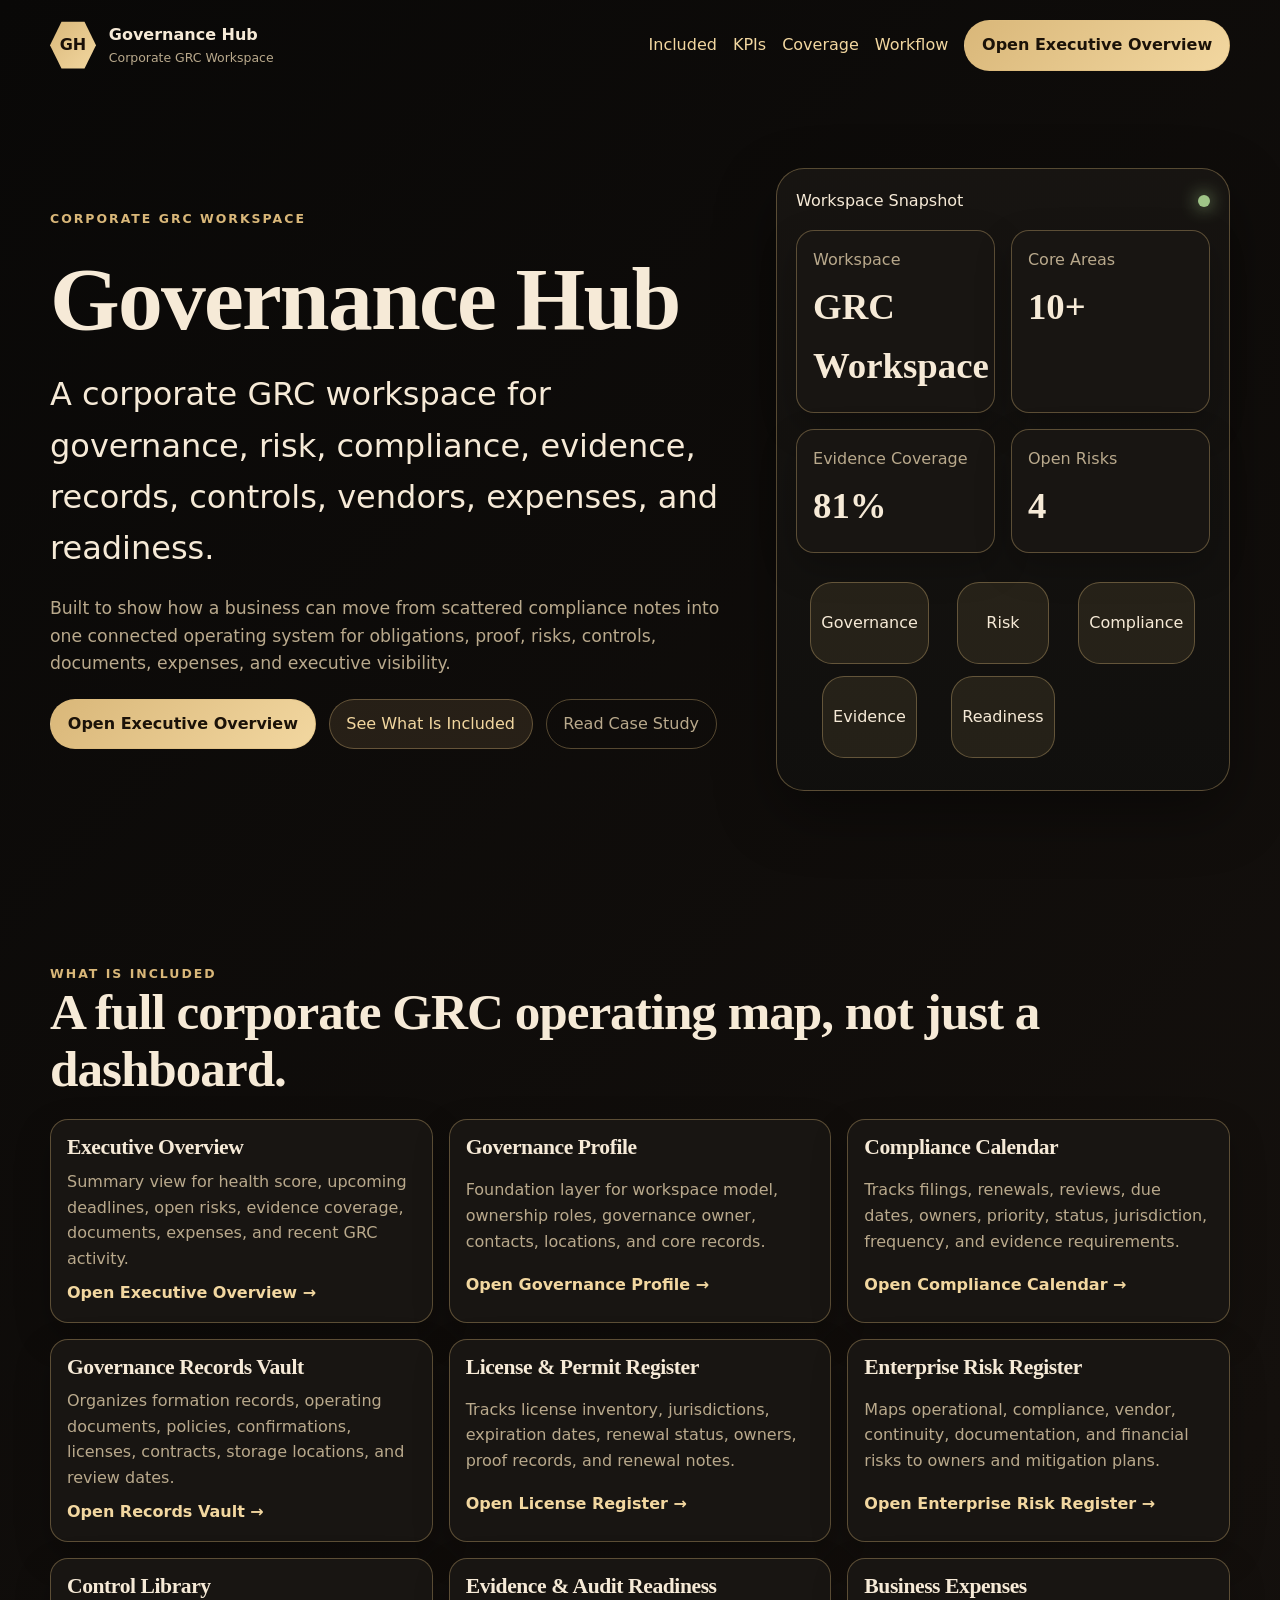
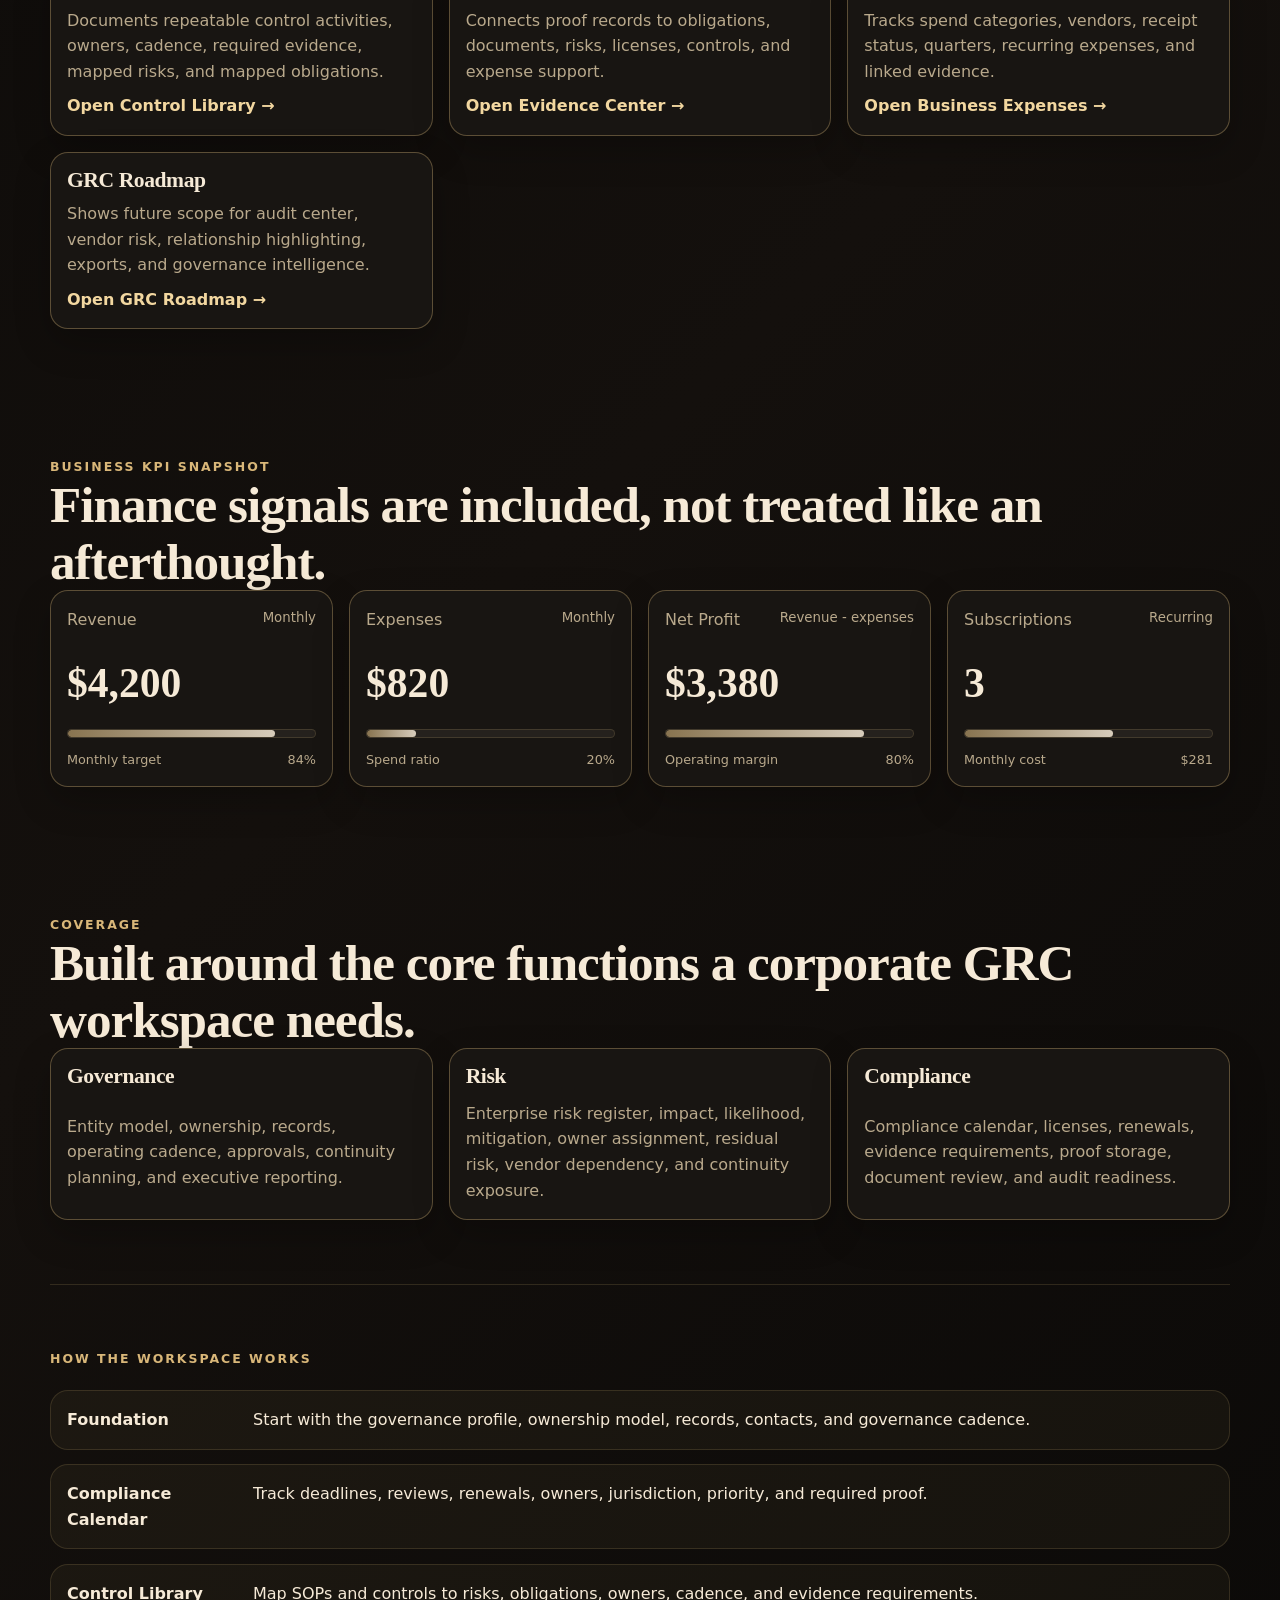
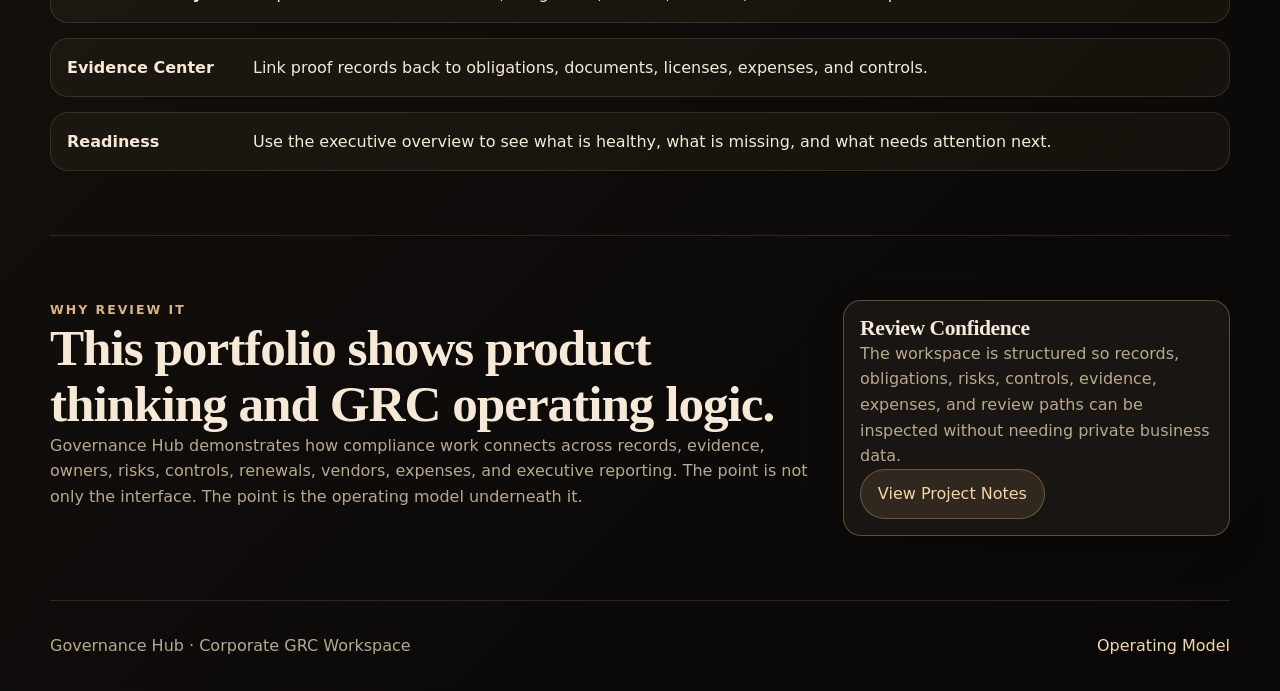
<file: index.html>
<!DOCTYPE html>
<html lang="en">
<head>
  <meta charset="UTF-8" />
  <meta name="viewport" content="width=device-width, initial-scale=1.0" />
  <title>Governance Hub | Corporate GRC Workspace</title>
  <meta name="description" content="Governance Hub is a corporate GRC workspace for governance, risk, compliance, evidence, records, controls, vendors, expenses, and readiness." />
  <link rel="stylesheet" href="styles/tokens.css" />
  <link rel="stylesheet" href="styles/base.css" />
  <link rel="stylesheet" href="styles/layout.css" />
  <link rel="stylesheet" href="styles/hive.css" />
  <link rel="stylesheet" href="styles/cards.css" />
  <link rel="stylesheet" href="styles/badges.css" />
  <link rel="stylesheet" href="styles/pages.css" />
  <link rel="stylesheet" href="styles/responsive.css" />
</head>
<body class="landing-body">
  <header class="landing-nav">
    <a class="brand-mark" href="index.html" aria-label="Governance Hub home">
      <span class="brand-hex">GH</span>
      <span><strong>Governance Hub</strong><small>Corporate GRC Workspace</small></span>
    </a>
    <nav aria-label="Landing navigation">
      <a href="#included">Included</a>
      <a href="#kpis">KPIs</a>
      <a href="#coverage">Coverage</a>
      <a href="#workflow">Workflow</a>
      <a class="nav-button" href="pages/dashboard.html">Open Executive Overview</a>
    </nav>
  </header>

  <main>
    <section class="hero-section section-grid">
      <div class="hero-copy">
        <p class="eyebrow">Corporate GRC Workspace</p>
        <h1>Governance Hub</h1>
        <p class="hero-lede">A corporate GRC workspace for governance, risk, compliance, evidence, records, controls, vendors, expenses, and readiness.</p>
        <p class="hero-support">Built to show how a business can move from scattered compliance notes into one connected operating system for obligations, proof, risks, controls, documents, expenses, and executive visibility.</p>
        <div class="button-row">
          <a class="button button-primary" href="pages/dashboard.html">Open Executive Overview</a>
          <a class="button button-secondary" href="#included">See What Is Included</a>
          <a class="button button-ghost" href="docs/CASE_STUDY.md">Read Case Study</a>
        </div>
      </div>
      <aside class="hero-panel" aria-label="Workspace snapshot">
        <div class="panel-header"><span>Workspace Snapshot</span><span class="status-dot"></span></div>
        <div class="metric-grid compact">
          <article class="metric-card"><span>Workspace</span><strong>GRC Workspace</strong></article>
          <article class="metric-card"><span>Core Areas</span><strong>10+</strong></article>
          <article class="metric-card"><span>Evidence Coverage</span><strong>81%</strong></article>
          <article class="metric-card"><span>Open Risks</span><strong>4</strong></article>
        </div>
        <div class="mini-hive" aria-label="Governance preview">
          <span>Governance</span><span>Risk</span><span>Compliance</span><span>Evidence</span><span>Readiness</span>
        </div>
      </aside>
    </section>

    <section class="content-section" id="included">
      <p class="eyebrow">What Is Included</p>
      <h2>A full corporate GRC operating map, not just a dashboard.</h2>
      <div class="module-grid">
        <article class="feature-card menu-card"><h3>Executive Overview</h3><p>Summary view for health score, upcoming deadlines, open risks, evidence coverage, documents, expenses, and recent GRC activity.</p><a href="pages/dashboard.html">Open Executive Overview →</a></article>
        <article class="feature-card menu-card"><h3>Governance Profile</h3><p>Foundation layer for workspace model, ownership roles, governance owner, contacts, locations, and core records.</p><a href="pages/business-profile.html">Open Governance Profile →</a></article>
        <article class="feature-card menu-card"><h3>Compliance Calendar</h3><p>Tracks filings, renewals, reviews, due dates, owners, priority, status, jurisdiction, frequency, and evidence requirements.</p><a href="pages/obligations.html">Open Compliance Calendar →</a></article>
        <article class="feature-card menu-card"><h3>Governance Records Vault</h3><p>Organizes formation records, operating documents, policies, confirmations, licenses, contracts, storage locations, and review dates.</p><a href="pages/vault.html">Open Records Vault →</a></article>
        <article class="feature-card menu-card"><h3>License & Permit Register</h3><p>Tracks license inventory, jurisdictions, expiration dates, renewal status, owners, proof records, and renewal notes.</p><a href="pages/licenses.html">Open License Register →</a></article>
        <article class="feature-card menu-card"><h3>Enterprise Risk Register</h3><p>Maps operational, compliance, vendor, continuity, documentation, and financial risks to owners and mitigation plans.</p><a href="pages/risks.html">Open Enterprise Risk Register →</a></article>
        <article class="feature-card menu-card"><h3>Control Library</h3><p>Documents repeatable control activities, owners, cadence, required evidence, mapped risks, and mapped obligations.</p><a href="pages/controls.html">Open Control Library →</a></article>
        <article class="feature-card menu-card"><h3>Evidence & Audit Readiness</h3><p>Connects proof records to obligations, documents, risks, licenses, controls, and expense support.</p><a href="pages/evidence.html">Open Evidence Center →</a></article>
        <article class="feature-card menu-card"><h3>Business Expenses</h3><p>Tracks spend categories, vendors, receipt status, quarters, recurring expenses, and linked evidence.</p><a href="pages/expenses.html">Open Business Expenses →</a></article>
        <article class="feature-card menu-card"><h3>GRC Roadmap</h3><p>Shows future scope for audit center, vendor risk, relationship highlighting, exports, and governance intelligence.</p><a href="pages/roadmap.html">Open GRC Roadmap →</a></article>
      </div>
    </section>

    <section class="content-section" id="kpis">
      <p class="eyebrow">Business KPI Snapshot</p>
      <h2>Finance signals are included, not treated like an afterthought.</h2>
      <div class="business-kpi-grid">
        <article class="metric-card kpi-card" style="--kpi-width: 84%"><header><span>Revenue</span><small>Monthly</small></header><strong>$4,200</strong><div class="kpi-track"><span class="kpi-fill"></span></div><div class="kpi-note"><span>Monthly target</span><span>84%</span></div></article>
        <article class="metric-card kpi-card" style="--kpi-width: 20%"><header><span>Expenses</span><small>Monthly</small></header><strong>$820</strong><div class="kpi-track"><span class="kpi-fill"></span></div><div class="kpi-note"><span>Spend ratio</span><span>20%</span></div></article>
        <article class="metric-card kpi-card" style="--kpi-width: 80%"><header><span>Net Profit</span><small>Revenue - expenses</small></header><strong>$3,380</strong><div class="kpi-track"><span class="kpi-fill"></span></div><div class="kpi-note"><span>Operating margin</span><span>80%</span></div></article>
        <article class="metric-card kpi-card" style="--kpi-width: 60%"><header><span>Subscriptions</span><small>Recurring</small></header><strong>3</strong><div class="kpi-track"><span class="kpi-fill"></span></div><div class="kpi-note"><span>Monthly cost</span><span>$281</span></div></article>
      </div>
    </section>

    <section class="content-section" id="coverage">
      <p class="eyebrow">Coverage</p>
      <h2>Built around the core functions a corporate GRC workspace needs.</h2>
      <div class="card-grid three">
        <article class="panel-card"><h3>Governance</h3><p>Entity model, ownership, records, operating cadence, approvals, continuity planning, and executive reporting.</p></article>
        <article class="panel-card"><h3>Risk</h3><p>Enterprise risk register, impact, likelihood, mitigation, owner assignment, residual risk, vendor dependency, and continuity exposure.</p></article>
        <article class="panel-card"><h3>Compliance</h3><p>Compliance calendar, licenses, renewals, evidence requirements, proof storage, document review, and audit readiness.</p></article>
      </div>
    </section>

    <section class="content-section workflow-section" id="workflow">
      <p class="eyebrow">How The Workspace Works</p>
      <ol class="timeline-list">
        <li><strong>Foundation</strong><span>Start with the governance profile, ownership model, records, contacts, and governance cadence.</span></li>
        <li><strong>Compliance Calendar</strong><span>Track deadlines, reviews, renewals, owners, jurisdiction, priority, and required proof.</span></li>
        <li><strong>Control Library</strong><span>Map SOPs and controls to risks, obligations, owners, cadence, and evidence requirements.</span></li>
        <li><strong>Evidence Center</strong><span>Link proof records back to obligations, documents, licenses, expenses, and controls.</span></li>
        <li><strong>Readiness</strong><span>Use the executive overview to see what is healthy, what is missing, and what needs attention next.</span></li>
      </ol>
    </section>

    <section class="content-section split-section">
      <div>
        <p class="eyebrow">Why Review It</p>
        <h2>This portfolio shows product thinking and GRC operating logic.</h2>
        <p>Governance Hub demonstrates how compliance work connects across records, evidence, owners, risks, controls, renewals, vendors, expenses, and executive reporting. The point is not only the interface. The point is the operating model underneath it.</p>
      </div>
      <article class="scope-card">
        <h3>Review Confidence</h3>
        <p>The workspace is structured so records, obligations, risks, controls, evidence, expenses, and review paths can be inspected without needing private business data.</p>
        <a class="button button-secondary" href="README.md">View Project Notes</a>
      </article>
    </section>
  </main>

  <footer class="site-footer">
    <span>Governance Hub · Corporate GRC Workspace</span>
    <a href="docs/GRC_OPERATING_MODEL.md">Operating Model</a>
  </footer>
</body>
</html>
</file>
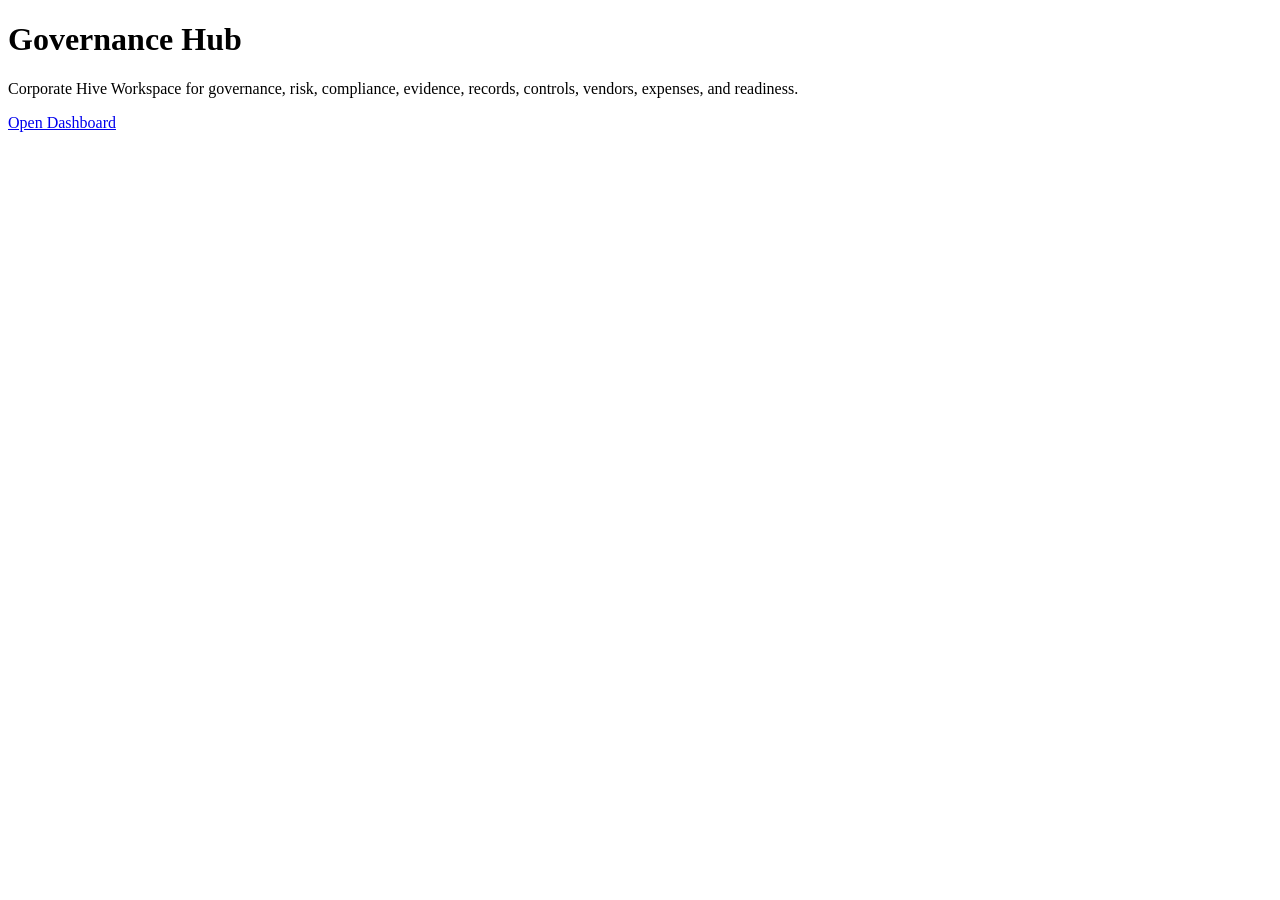
<file: index-clean.html>
<!DOCTYPE html>
<html lang="en">
<head><meta charset="UTF-8" /><meta name="viewport" content="width=device-width, initial-scale=1.0" /><title>Governance Hub</title></head>
<body><h1>Governance Hub</h1><p>Corporate Hive Workspace for governance, risk, compliance, evidence, records, controls, vendors, expenses, and readiness.</p><p><a href="pages/dashboard.html">Open Dashboard</a></p></body>
</html>
</file>
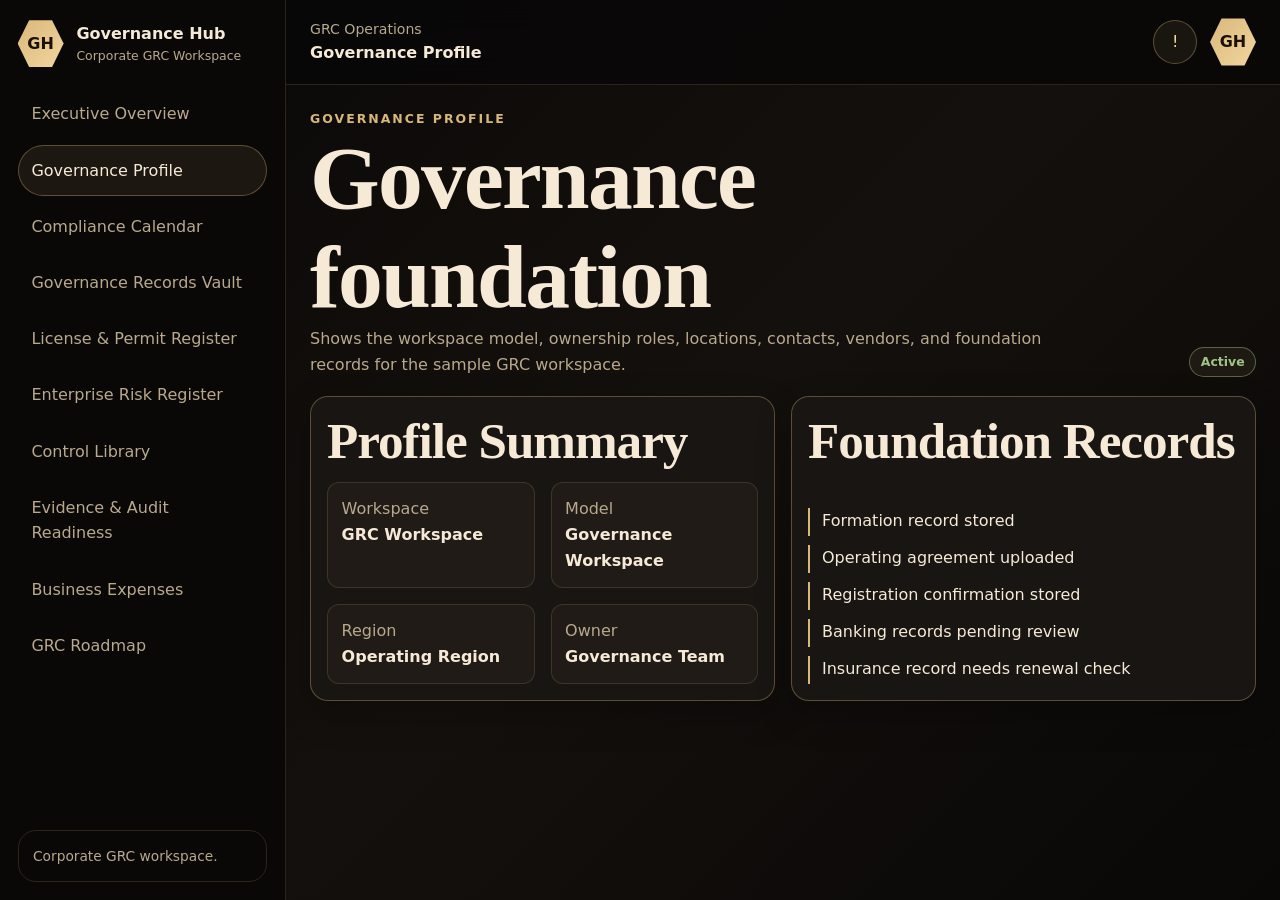
<file: pages/business-profile.html>
<!DOCTYPE html>
<html lang="en">
<head>
  <meta charset="UTF-8" />
  <meta name="viewport" content="width=device-width, initial-scale=1.0" />
  <title>Governance Profile | Governance Hub</title>
  <link rel="stylesheet" href="../styles/tokens.css" />
  <link rel="stylesheet" href="../styles/base.css" />
  <link rel="stylesheet" href="../styles/layout.css" />
  <link rel="stylesheet" href="../styles/cards.css" />
  <link rel="stylesheet" href="../styles/tables.css" />
  <link rel="stylesheet" href="../styles/badges.css" />
  <link rel="stylesheet" href="../styles/pages.css" />
  <link rel="stylesheet" href="../styles/responsive.css" />
</head>
<body>
  <div class="app-shell">
    <aside class="sidebar">
      <div class="sidebar-inner">
        <a class="brand-mark" href="../index.html"><span class="brand-hex">GH</span><span><strong>Governance Hub</strong><small>Corporate GRC Workspace</small></span></a>
        <nav class="sidebar-nav">
          <a data-nav href="dashboard.html">Executive Overview</a>
          <a data-nav href="business-profile.html">Governance Profile</a>
          <a data-nav href="obligations.html">Compliance Calendar</a>
          <a data-nav href="vault.html">Governance Records Vault</a>
          <a data-nav href="licenses.html">License & Permit Register</a>
          <a data-nav href="risks.html">Enterprise Risk Register</a>
          <a data-nav href="controls.html">Control Library</a>
          <a data-nav href="evidence.html">Evidence & Audit Readiness</a>
          <a data-nav href="expenses.html">Business Expenses</a>
          <a data-nav href="roadmap.html">GRC Roadmap</a>
        </nav>
        <div class="sidebar-footer">Corporate GRC workspace.</div>
      </div>
    </aside>
    <div class="main-panel">
      <header class="app-header"><div class="header-copy"><span>GRC Operations</span><strong>Governance Profile</strong></div><div class="header-actions"><button class="icon-button">!</button><span class="profile-hex">GH</span></div></header>
      <main class="page-content">
        <section class="page-heading">
          <div><p class="eyebrow">Governance Profile</p><h1>Governance foundation</h1><p>Shows the workspace model, ownership roles, locations, contacts, vendors, and foundation records for the sample GRC workspace.</p></div><span class="badge success">Active</span>
        </section>
        <section class="card-grid two">
          <article class="panel-card"><h2>Profile Summary</h2><div class="detail-grid"><div class="detail-item"><span>Workspace</span><strong>GRC Workspace</strong></div><div class="detail-item"><span>Model</span><strong>Governance Workspace</strong></div><div class="detail-item"><span>Region</span><strong>Operating Region</strong></div><div class="detail-item"><span>Owner</span><strong>Governance Team</strong></div></div></article>
          <article class="panel-card"><h2>Foundation Records</h2><ul class="check-list"><li>Formation record stored</li><li>Operating agreement uploaded</li><li>Registration confirmation stored</li><li>Banking records pending review</li><li>Insurance record needs renewal check</li></ul></article>
        </section>
      </main>
    </div>
  </div>
  <script src="../scripts/navigation.js"></script>
</body>
</html>
</file>
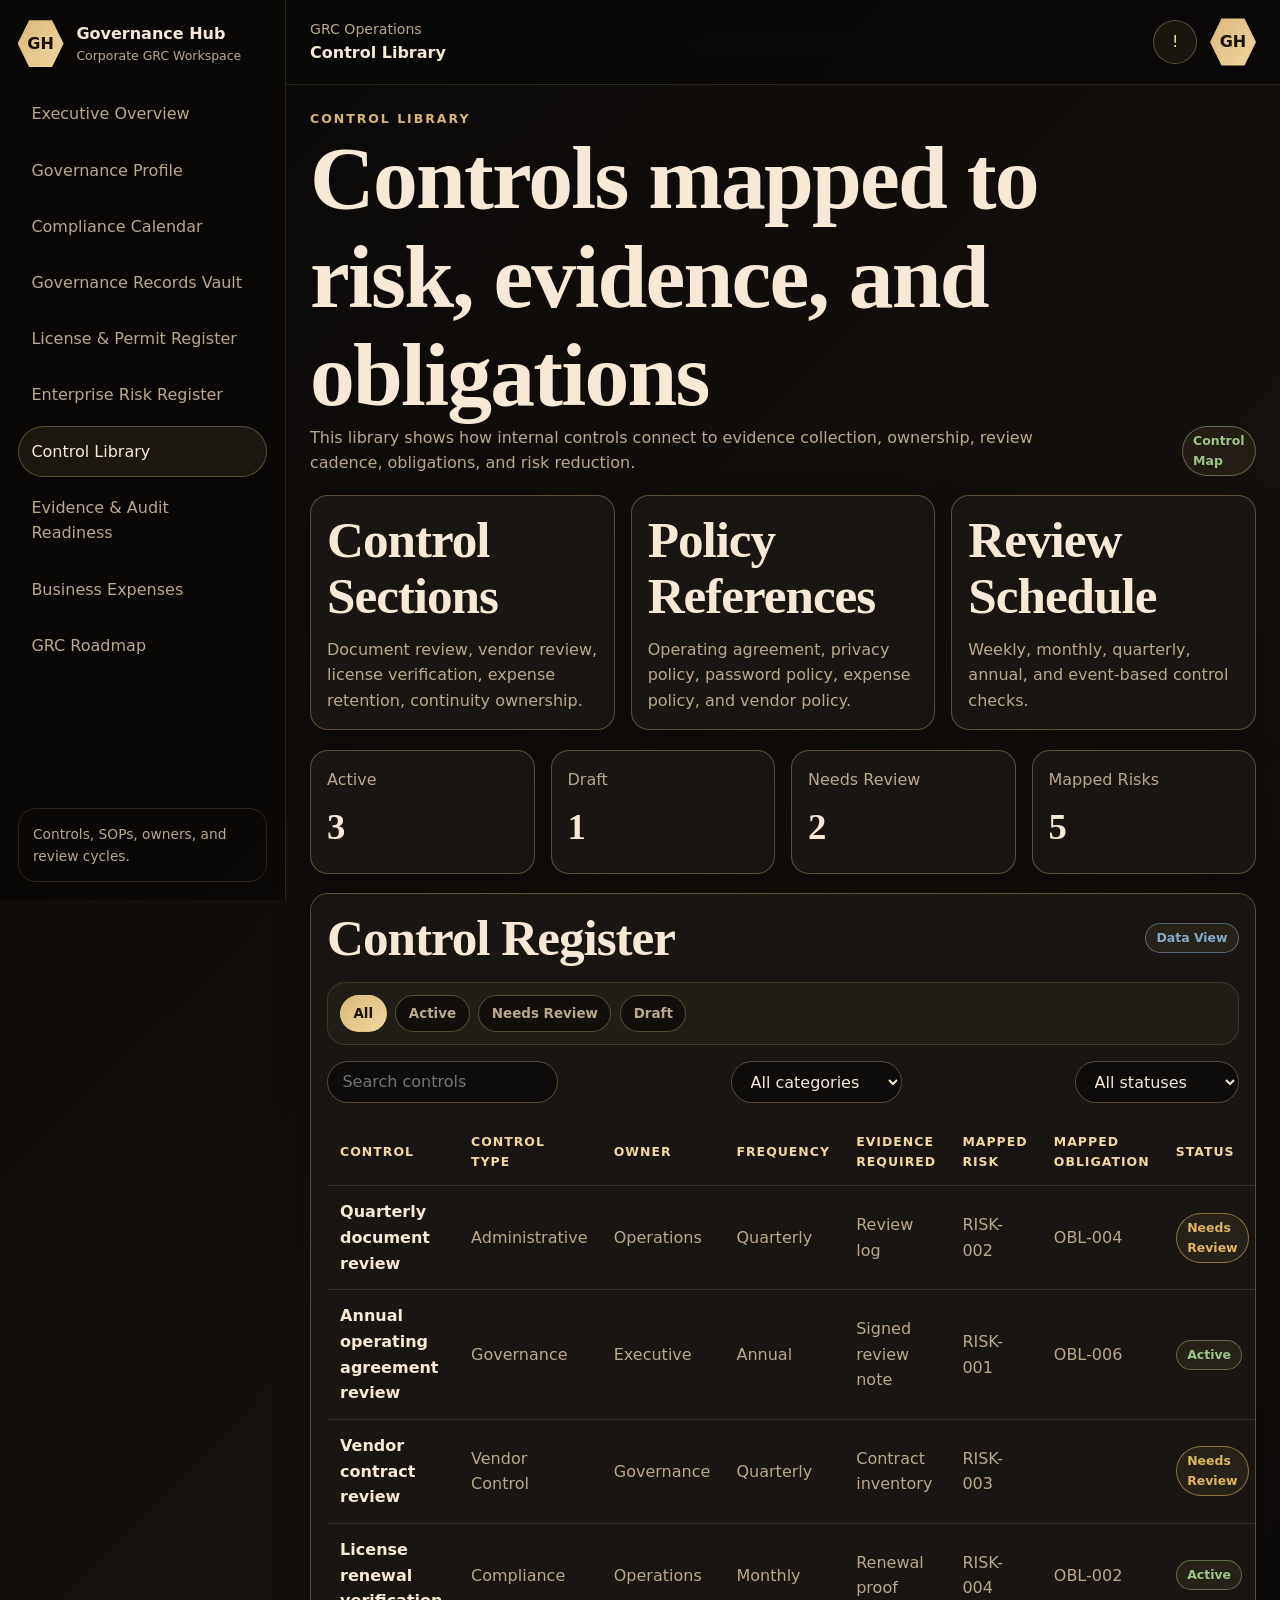
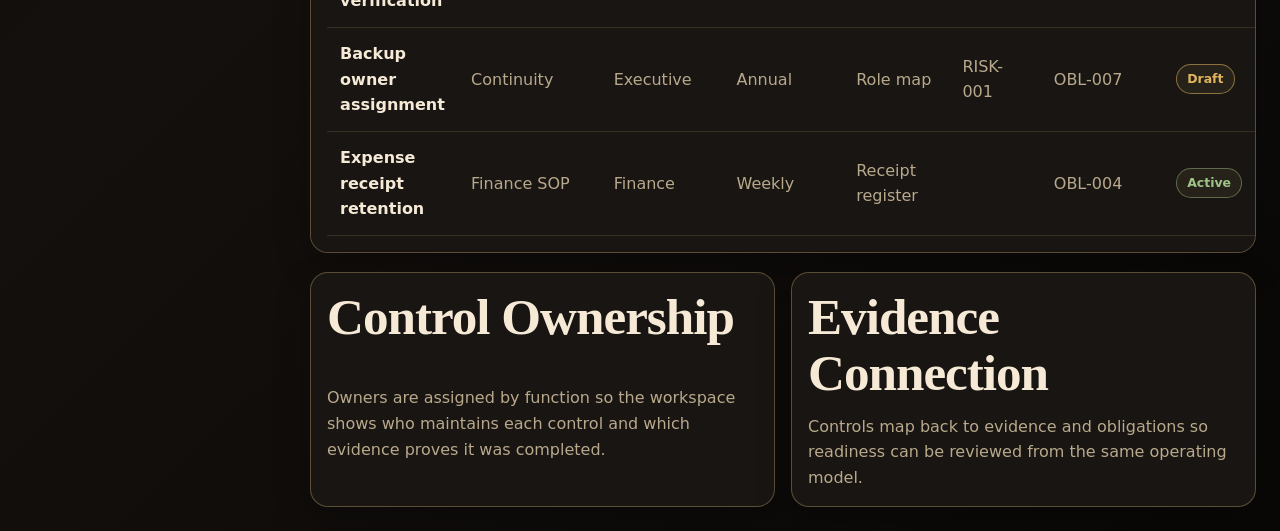
<file: pages/controls.html>
<!DOCTYPE html>
<html lang="en">
<head>
  <meta charset="UTF-8" />
  <meta name="viewport" content="width=device-width, initial-scale=1.0" />
  <title>Control Library | Governance Hub</title>
  <link rel="stylesheet" href="../styles/tokens.css" />
  <link rel="stylesheet" href="../styles/base.css" />
  <link rel="stylesheet" href="../styles/layout.css" />
  <link rel="stylesheet" href="../styles/cards.css" />
  <link rel="stylesheet" href="../styles/tables.css" />
  <link rel="stylesheet" href="../styles/badges.css" />
  <link rel="stylesheet" href="../styles/pages.css" />
  <link rel="stylesheet" href="../styles/responsive.css" />
</head>
<body>
  <div class="app-shell">
    <aside class="sidebar"><div class="sidebar-inner"><a class="brand-mark" href="../index.html"><span class="brand-hex">GH</span><span><strong>Governance Hub</strong><small>Corporate GRC Workspace</small></span></a><nav class="sidebar-nav"><a data-nav href="dashboard.html">Executive Overview</a><a data-nav href="business-profile.html">Governance Profile</a><a data-nav href="obligations.html">Compliance Calendar</a><a data-nav href="vault.html">Governance Records Vault</a><a data-nav href="licenses.html">License & Permit Register</a><a data-nav href="risks.html">Enterprise Risk Register</a><a data-nav href="controls.html">Control Library</a><a data-nav href="evidence.html">Evidence & Audit Readiness</a><a data-nav href="expenses.html">Business Expenses</a><a data-nav href="roadmap.html">GRC Roadmap</a></nav><div class="sidebar-footer">Controls, SOPs, owners, and review cycles.</div></div></aside>
    <div class="main-panel">
      <header class="app-header"><div class="header-copy"><span>GRC Operations</span><strong>Control Library</strong></div><div class="header-actions"><button class="icon-button">!</button><span class="profile-hex">GH</span></div></header>
      <main class="page-content">
        <section class="page-heading"><div><p class="eyebrow">Control Library</p><h1>Controls mapped to risk, evidence, and obligations</h1><p>This library shows how internal controls connect to evidence collection, ownership, review cadence, obligations, and risk reduction.</p></div><span class="badge success">Control Map</span></section>
        <section class="card-grid three"><article class="panel-card"><h2>Control Sections</h2><p>Document review, vendor review, license verification, expense retention, continuity ownership.</p></article><article class="panel-card"><h2>Policy References</h2><p>Operating agreement, privacy policy, password policy, expense policy, and vendor policy.</p></article><article class="panel-card"><h2>Review Schedule</h2><p>Weekly, monthly, quarterly, annual, and event-based control checks.</p></article></section>
        <section class="status-grid"><article class="metric-card"><span>Active</span><strong>3</strong></article><article class="metric-card"><span>Draft</span><strong>1</strong></article><article class="metric-card"><span>Needs Review</span><strong>2</strong></article><article class="metric-card"><span>Mapped Risks</span><strong>5</strong></article></section>
        <section class="table-card" data-dynamic-table="controls"><div class="card-header"><h2>Control Register</h2><span class="badge info">JSON Driven</span></div><table class="data-table"><thead><tr><th>Control</th><th>Control Type</th><th>Owner</th><th>Frequency</th><th>Evidence Required</th><th>Mapped Risk</th><th>Mapped Obligation</th><th>Status</th></tr></thead><tbody></tbody></table></section>
        <section class="card-grid two"><article class="panel-card"><h2>Control Ownership</h2><p>Owners are assigned by function so the workspace shows who maintains each control and which evidence proves it was completed.</p></article><article class="panel-card"><h2>Evidence Connection</h2><p>Controls map back to evidence and obligations so readiness can be reviewed from the same operating model.</p></article></section>
      </main>
    </div>
  </div>
  <script src="../scripts/navigation.js"></script>
</body>
</html>
</file>
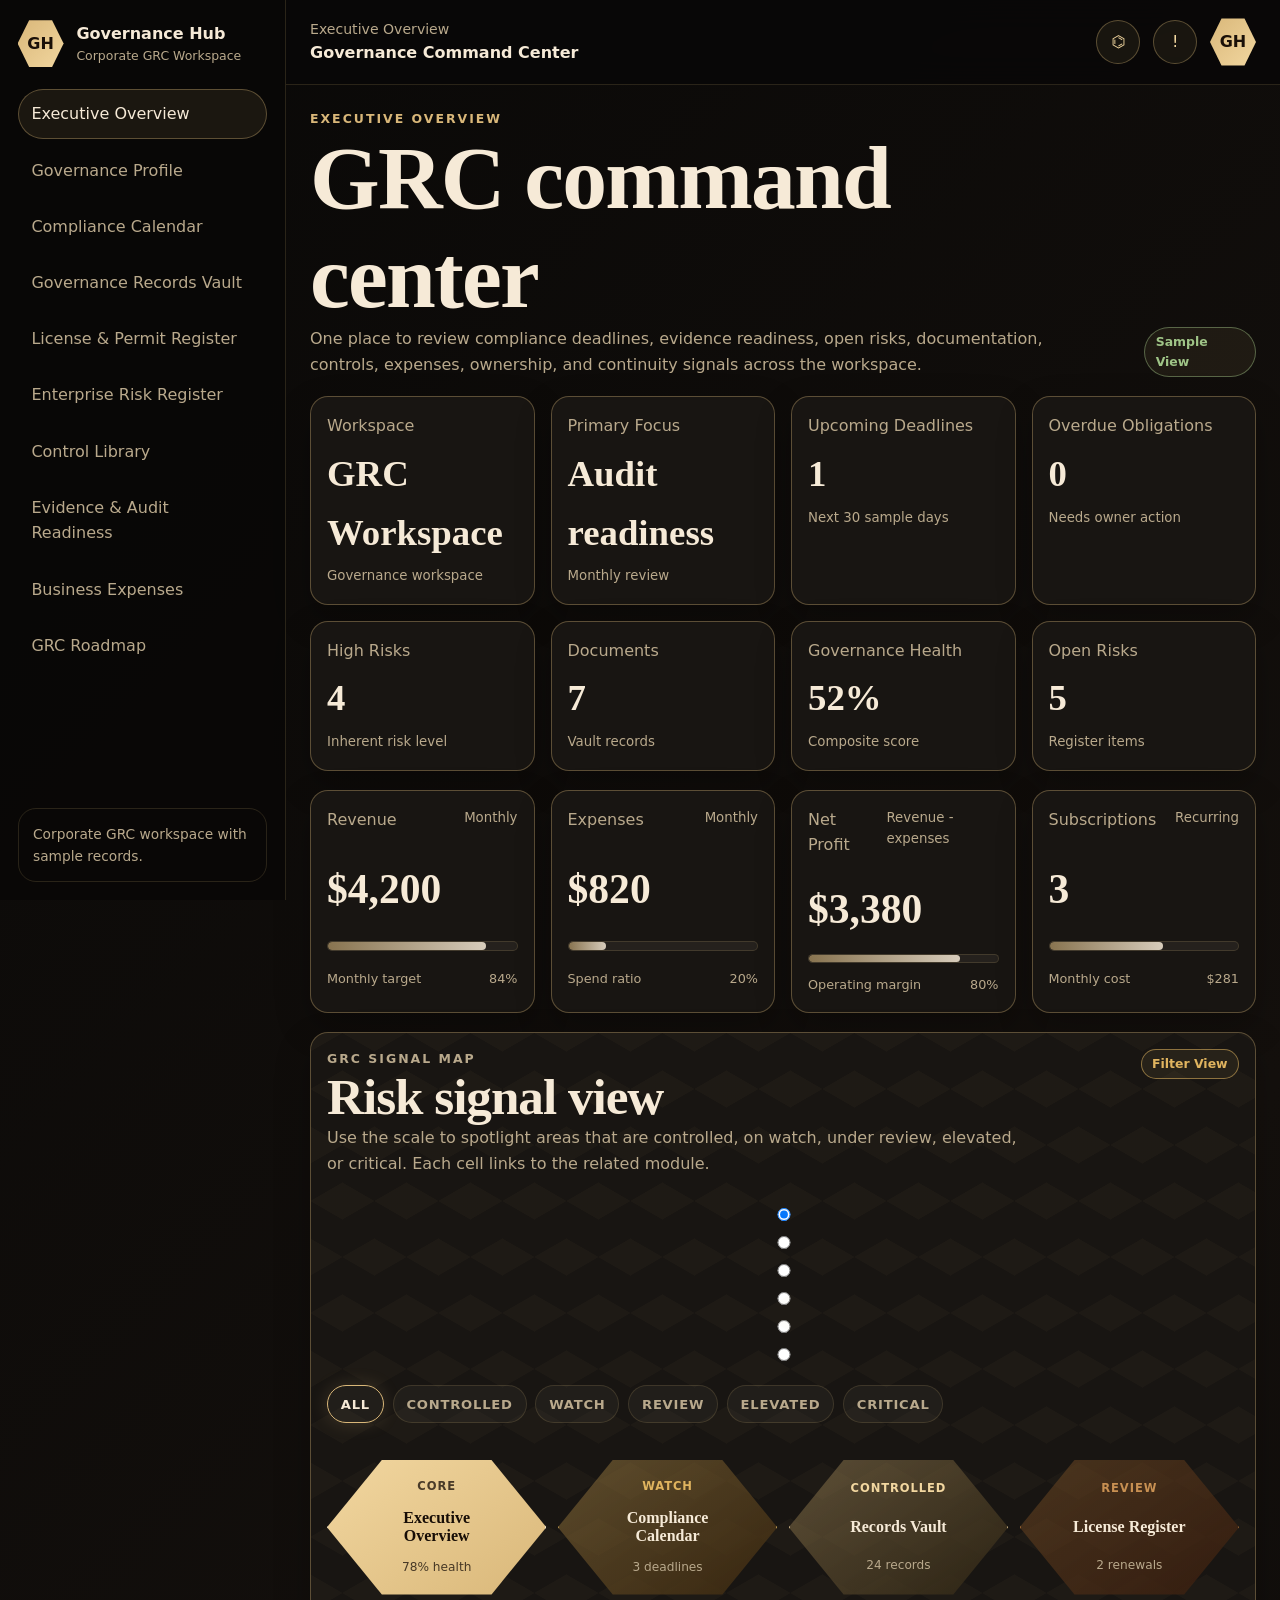
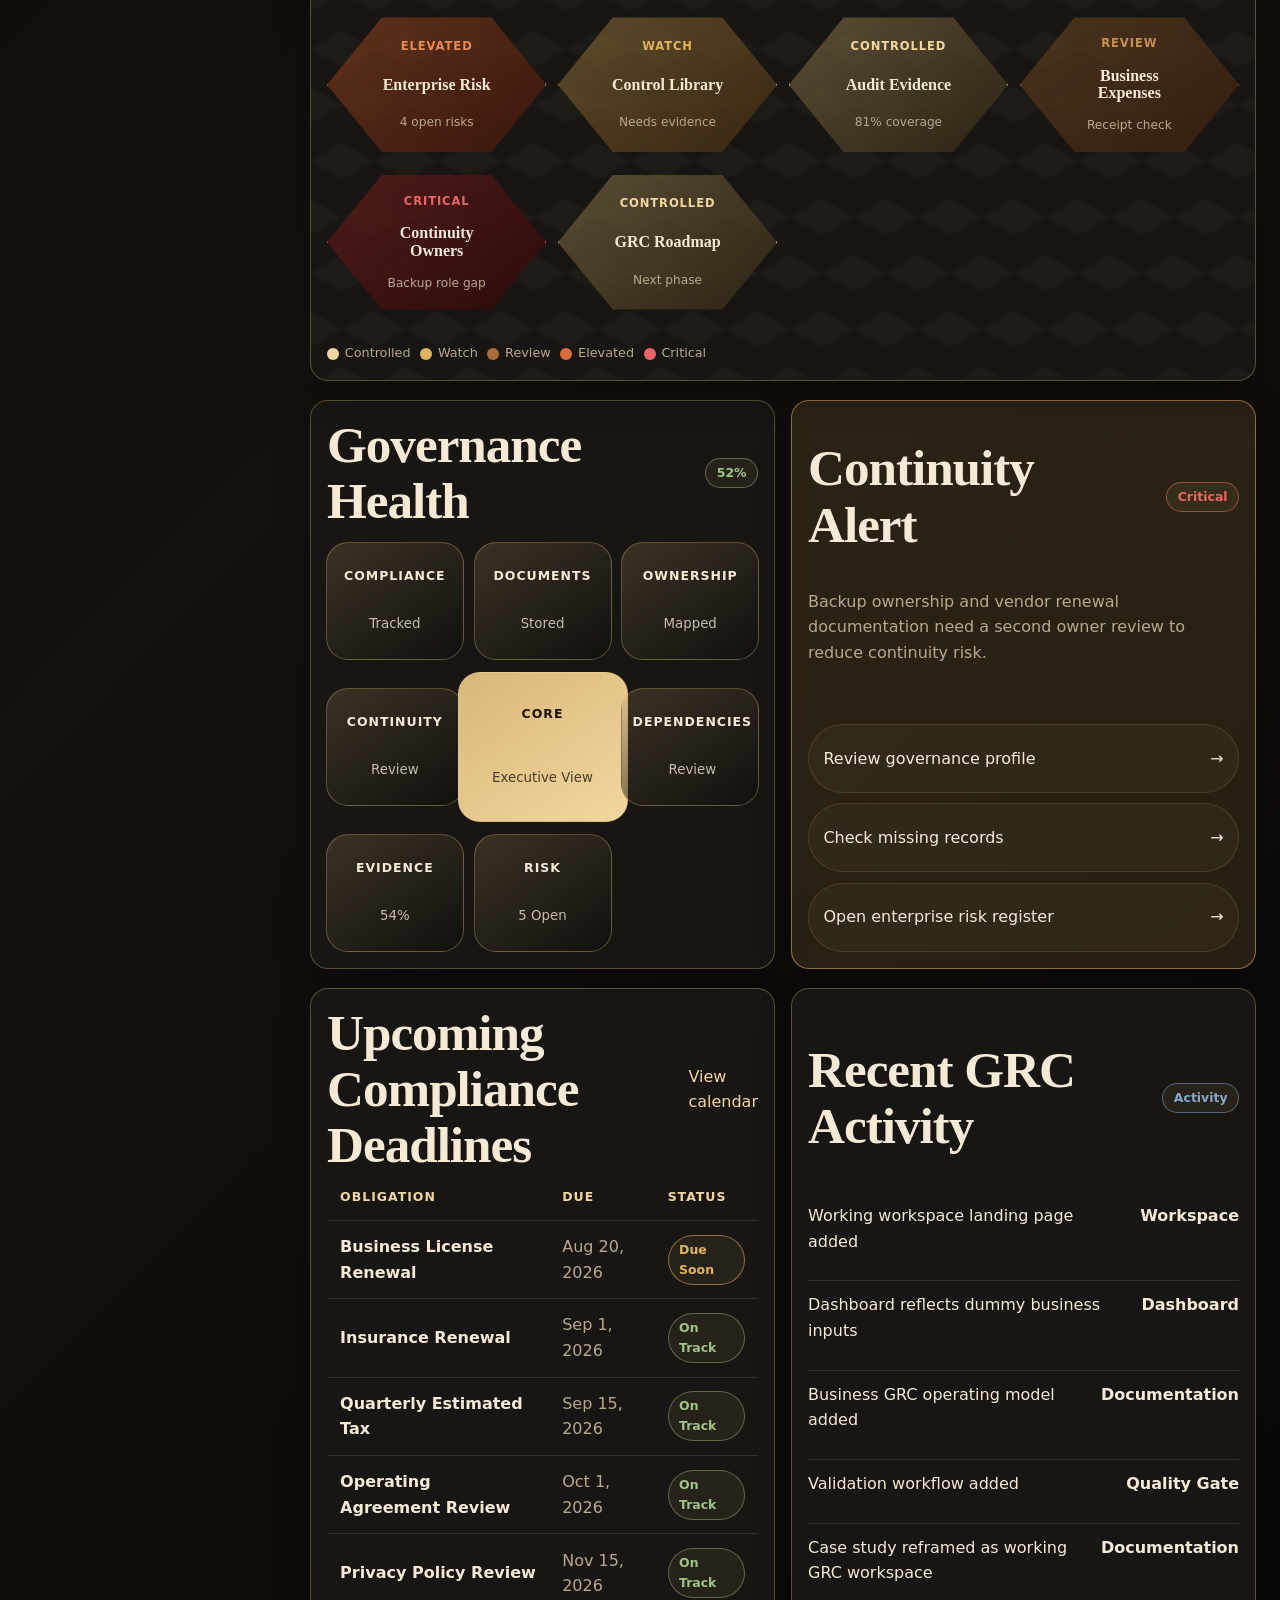
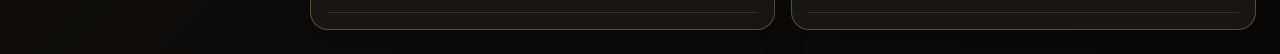
<file: pages/dashboard.html>
<!DOCTYPE html>
<html lang="en">
<head>
  <meta charset="UTF-8" />
  <meta name="viewport" content="width=device-width, initial-scale=1.0" />
  <title>Executive Overview | Governance Hub</title>
  <link rel="stylesheet" href="../styles/tokens.css" />
  <link rel="stylesheet" href="../styles/base.css" />
  <link rel="stylesheet" href="../styles/layout.css" />
  <link rel="stylesheet" href="../styles/hive.css" />
  <link rel="stylesheet" href="../styles/cards.css" />
  <link rel="stylesheet" href="../styles/tables.css" />
  <link rel="stylesheet" href="../styles/badges.css" />
  <link rel="stylesheet" href="../styles/pages.css" />
  <link rel="stylesheet" href="../styles/responsive.css" />
</head>
<body>
  <div class="app-shell">
    <aside class="sidebar"><div class="sidebar-inner"><a class="brand-mark" href="../index.html"><span class="brand-hex">GH</span><span><strong>Governance Hub</strong><small>Corporate GRC Workspace</small></span></a><nav class="sidebar-nav"><a data-nav href="dashboard.html">Executive Overview</a><a data-nav href="business-profile.html">Governance Profile</a><a data-nav href="obligations.html">Compliance Calendar</a><a data-nav href="vault.html">Governance Records Vault</a><a data-nav href="licenses.html">License & Permit Register</a><a data-nav href="risks.html">Enterprise Risk Register</a><a data-nav href="controls.html">Control Library</a><a data-nav href="evidence.html">Evidence & Audit Readiness</a><a data-nav href="expenses.html">Business Expenses</a><a data-nav href="roadmap.html">GRC Roadmap</a></nav><div class="sidebar-footer">Corporate GRC workspace with sample records.</div></div></aside>
    <div class="main-panel">
      <header class="app-header"><div class="header-copy"><span>Executive Overview</span><strong>Governance Command Center</strong></div><div class="header-actions"><button class="icon-button" aria-label="Signal map">⌬</button><button class="icon-button" aria-label="Notifications">!</button><span class="profile-hex">GH</span></div></header>
      <main class="page-content">
        <section class="page-heading"><div><p class="eyebrow">Executive Overview</p><h1>GRC command center</h1><p>One place to review compliance deadlines, evidence readiness, open risks, documentation, controls, expenses, ownership, and continuity signals across the workspace.</p></div><span class="badge success">Sample View</span></section>
        <section class="metric-grid"><article class="metric-card"><span>Workspace</span><strong>GRC Workspace</strong><small>Governance workspace</small></article><article class="metric-card"><span>Primary Focus</span><strong>Audit readiness</strong><small>Monthly review</small></article><article class="metric-card" data-metric="upcomingDeadlines"><span>Upcoming Deadlines</span><strong>0</strong><small>Next 30 sample days</small></article><article class="metric-card" data-metric="overdueObligations"><span>Overdue Obligations</span><strong>0</strong><small>Needs owner action</small></article><article class="metric-card" data-metric="highRisks"><span>High Risks</span><strong>0</strong><small>Inherent risk level</small></article><article class="metric-card" data-metric="totalDocuments"><span>Documents</span><strong>0</strong><small>Vault records</small></article><article class="metric-card" data-metric="healthScore"><span>Governance Health</span><strong>0%</strong><small>Composite score</small></article><article class="metric-card" data-metric="openRisks"><span>Open Risks</span><strong>0</strong><small>Register items</small></article></section>
        <section class="business-kpi-grid"><article class="metric-card kpi-card" data-metric="monthlyRevenue" data-kpi-fill="revenueProgress"><header><span>Revenue</span><small>Monthly</small></header><strong>$0</strong><div class="kpi-track"><span class="kpi-fill"></span></div><div class="kpi-note"><span>Monthly target</span><span data-kpi-note-value="revenueProgress">0%</span></div></article><article class="metric-card kpi-card" data-metric="monthlyExpenses" data-kpi-fill="expenseRatio"><header><span>Expenses</span><small>Monthly</small></header><strong>$0</strong><div class="kpi-track"><span class="kpi-fill"></span></div><div class="kpi-note"><span>Spend ratio</span><span data-kpi-note-value="expenseRatio">0%</span></div></article><article class="metric-card kpi-card" data-metric="netProfit" data-kpi-fill="profitMargin"><header><span>Net Profit</span><small>Revenue - expenses</small></header><strong>$0</strong><div class="kpi-track"><span class="kpi-fill"></span></div><div class="kpi-note"><span>Operating margin</span><span data-kpi-note-value="profitMargin">0%</span></div></article><article class="metric-card kpi-card" data-metric="subscriptionCount" data-kpi-fill="subscriptionRatio"><header><span>Subscriptions</span><small>Recurring</small></header><strong>0</strong><div class="kpi-track"><span class="kpi-fill"></span></div><div class="kpi-note"><span>Monthly cost</span><span data-kpi-note-value="subscriptionSpend">$0</span></div></article></section>
        <section class="panel-card signal-panel"><div class="signal-intro"><div><p class="eyebrow">GRC Signal Map</p><h2>Risk signal view</h2><p>Use the scale to spotlight areas that are controlled, on watch, under review, elevated, or critical. Each cell links to the related module.</p></div><span class="badge warning">Filter View</span></div><input type="radio" name="signal-filter" id="signal-all" checked /><input type="radio" name="signal-filter" id="signal-controlled" /><input type="radio" name="signal-filter" id="signal-watch" /><input type="radio" name="signal-filter" id="signal-review" /><input type="radio" name="signal-filter" id="signal-elevated" /><input type="radio" name="signal-filter" id="signal-critical" /><div class="signal-controls"><label for="signal-all">All</label><label for="signal-controlled">Controlled</label><label for="signal-watch">Watch</label><label for="signal-review">Review</label><label for="signal-elevated">Elevated</label><label for="signal-critical">Critical</label></div><div class="signal-hive"><a class="signal-cell core" href="dashboard.html"><span>Core</span><strong>Executive Overview</strong><small>78% health</small></a><a class="signal-cell danger-watch" href="obligations.html"><span>Watch</span><strong>Compliance Calendar</strong><small>3 deadlines</small></a><a class="signal-cell danger-controlled" href="vault.html"><span>Controlled</span><strong>Records Vault</strong><small>24 records</small></a><a class="signal-cell danger-review" href="licenses.html"><span>Review</span><strong>License Register</strong><small>2 renewals</small></a><a class="signal-cell danger-elevated" href="risks.html"><span>Elevated</span><strong>Enterprise Risk</strong><small>4 open risks</small></a><a class="signal-cell danger-watch" href="controls.html"><span>Watch</span><strong>Control Library</strong><small>Needs evidence</small></a><a class="signal-cell danger-controlled" href="evidence.html"><span>Controlled</span><strong>Audit Evidence</strong><small>81% coverage</small></a><a class="signal-cell danger-review" href="expenses.html"><span>Review</span><strong>Business Expenses</strong><small>Receipt check</small></a><a class="signal-cell danger-critical" href="business-profile.html"><span>Critical</span><strong>Continuity Owners</strong><small>Backup role gap</small></a><a class="signal-cell danger-controlled" href="roadmap.html"><span>Controlled</span><strong>GRC Roadmap</strong><small>Next phase</small></a></div><div class="signal-legend"><span class="legend-controlled">Controlled</span><span class="legend-watch">Watch</span><span class="legend-review">Review</span><span class="legend-elevated">Elevated</span><span class="legend-critical">Critical</span></div></section>
        <section class="card-grid two"><article class="panel-card"><div class="card-header"><h2>Governance Health</h2><span class="badge success" data-health-score>0%</span></div><div class="hive-map"><div class="hive-node"><span>Compliance</span><small>Tracked</small></div><div class="hive-node"><span>Documents</span><small>Stored</small></div><div class="hive-node"><span>Ownership</span><small>Mapped</small></div><div class="hive-node"><span>Continuity</span><small>Review</small></div><div class="hive-node core"><span>Core</span><small>Executive View</small></div><div class="hive-node"><span>Dependencies</span><small>Review</small></div><div class="hive-node"><span>Evidence</span><small data-hive-evidence>0%</small></div><div class="hive-node"><span>Risk</span><small data-hive-risks>0 Open</small></div></div></article><article class="panel-card alert-card"><div class="card-header"><h2>Continuity Alert</h2><span class="badge danger">Critical</span></div><p>Backup ownership and vendor renewal documentation need a second owner review to reduce continuity risk.</p><div class="quick-actions"><a href="business-profile.html">Review governance profile <span>→</span></a><a href="vault.html">Check missing records <span>→</span></a><a href="risks.html">Open enterprise risk register <span>→</span></a></div></article></section>
        <section class="card-grid two"><article class="table-card"><div class="card-header"><h2>Upcoming Compliance Deadlines</h2><a href="obligations.html">View calendar</a></div><table class="data-table"><thead><tr><th>Obligation</th><th>Due</th><th>Status</th></tr></thead><tbody data-dashboard-deadlines><tr><td><strong>Loading obligations</strong></td><td>Sample data</td><td><span class="badge info">Loading</span></td></tr></tbody></table></article><article class="panel-card"><div class="card-header"><h2>Recent GRC Activity</h2><span class="badge info">Activity</span></div><ul class="stack-list" data-recent-activity><li><span>Loading recent activity</span><strong>Sample data</strong></li></ul></article></section>
      </main>
    </div>
  </div>
  <script src="../scripts/navigation.js"></script>
  <script src="../scripts/activity.js"></script>
</body>
</html>
</file>
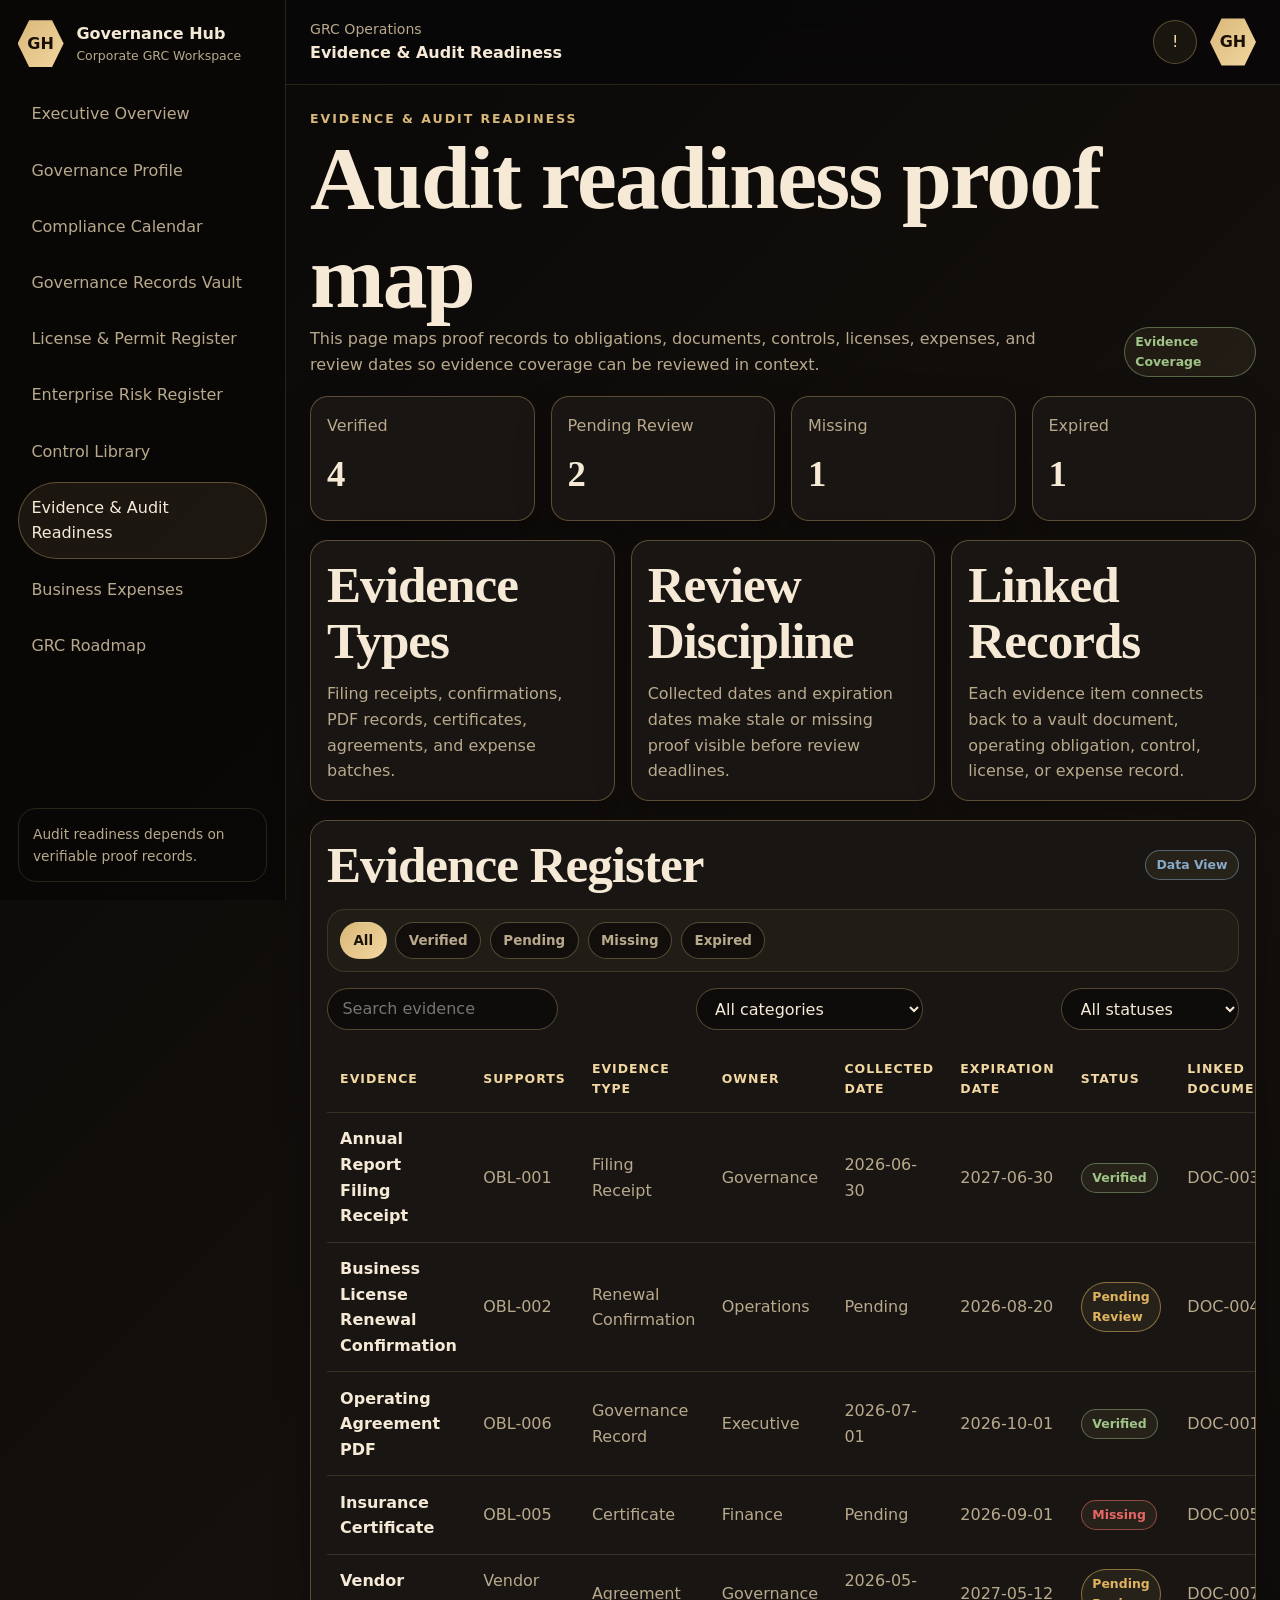
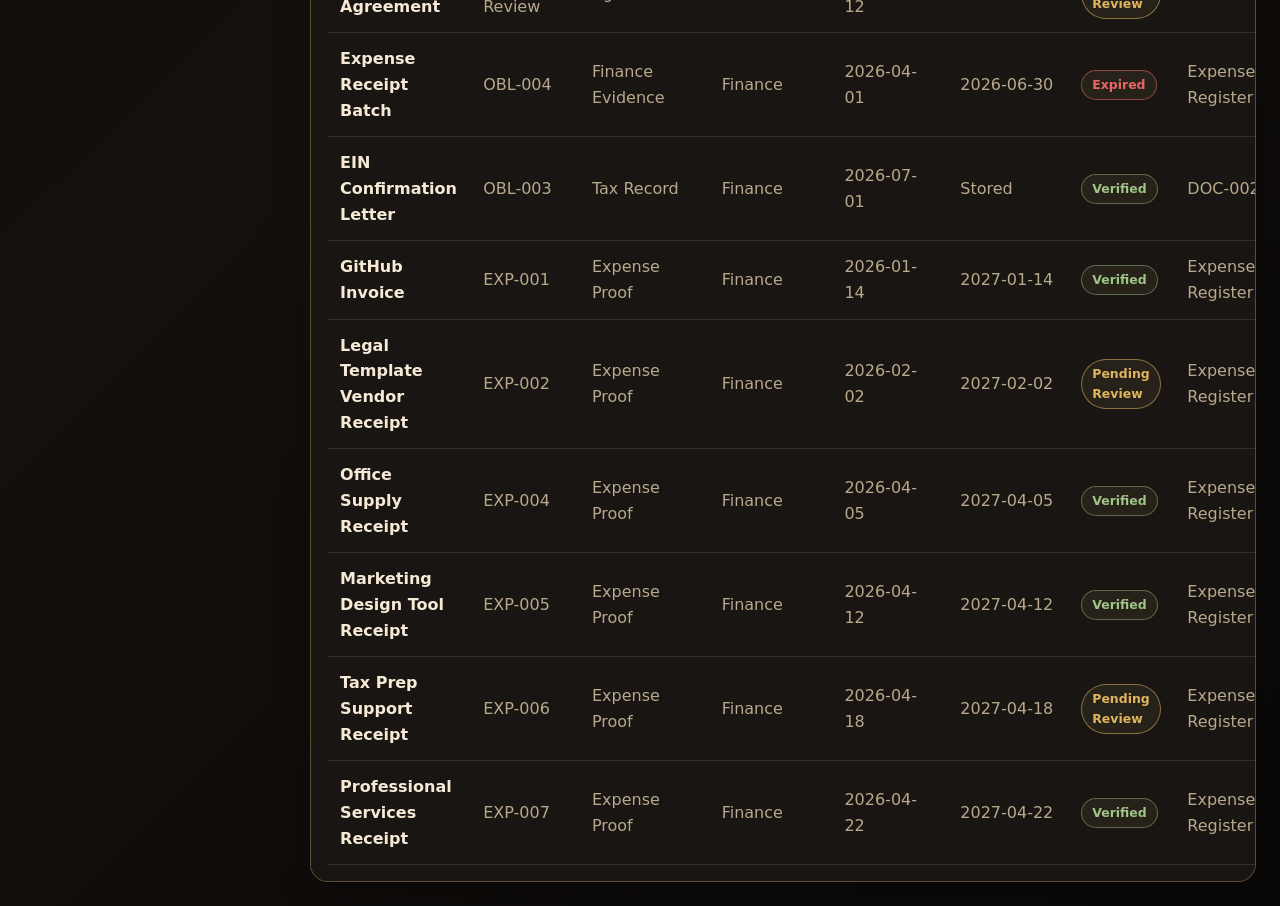
<file: pages/evidence.html>
<!DOCTYPE html>
<html lang="en">
<head>
  <meta charset="UTF-8" />
  <meta name="viewport" content="width=device-width, initial-scale=1.0" />
  <title>Evidence & Audit Readiness | Governance Hub</title>
  <link rel="stylesheet" href="../styles/tokens.css" />
  <link rel="stylesheet" href="../styles/base.css" />
  <link rel="stylesheet" href="../styles/layout.css" />
  <link rel="stylesheet" href="../styles/cards.css" />
  <link rel="stylesheet" href="../styles/tables.css" />
  <link rel="stylesheet" href="../styles/badges.css" />
  <link rel="stylesheet" href="../styles/pages.css" />
  <link rel="stylesheet" href="../styles/responsive.css" />
</head>
<body>
  <div class="app-shell">
    <aside class="sidebar"><div class="sidebar-inner"><a class="brand-mark" href="../index.html"><span class="brand-hex">GH</span><span><strong>Governance Hub</strong><small>Corporate GRC Workspace</small></span></a><nav class="sidebar-nav"><a data-nav href="dashboard.html">Executive Overview</a><a data-nav href="business-profile.html">Governance Profile</a><a data-nav href="obligations.html">Compliance Calendar</a><a data-nav href="vault.html">Governance Records Vault</a><a data-nav href="licenses.html">License & Permit Register</a><a data-nav href="risks.html">Enterprise Risk Register</a><a data-nav href="controls.html">Control Library</a><a data-nav href="evidence.html">Evidence & Audit Readiness</a><a data-nav href="expenses.html">Business Expenses</a><a data-nav href="roadmap.html">GRC Roadmap</a></nav><div class="sidebar-footer">Audit readiness depends on verifiable proof records.</div></div></aside>
    <div class="main-panel">
      <header class="app-header"><div class="header-copy"><span>GRC Operations</span><strong>Evidence & Audit Readiness</strong></div><div class="header-actions"><button class="icon-button">!</button><span class="profile-hex">GH</span></div></header>
      <main class="page-content">
        <section class="page-heading"><div><p class="eyebrow">Evidence & Audit Readiness</p><h1>Audit readiness proof map</h1><p>This page maps proof records to obligations, documents, controls, licenses, expenses, and review dates so evidence coverage can be reviewed in context.</p></div><span class="badge success">Evidence Coverage</span></section>
        <section class="metric-grid"><article class="metric-card"><span>Verified</span><strong>4</strong></article><article class="metric-card"><span>Pending Review</span><strong>2</strong></article><article class="metric-card"><span>Missing</span><strong>1</strong></article><article class="metric-card"><span>Expired</span><strong>1</strong></article></section>
        <section class="card-grid three"><article class="panel-card"><h2>Evidence Types</h2><p>Filing receipts, confirmations, PDF records, certificates, agreements, and expense batches.</p></article><article class="panel-card"><h2>Review Discipline</h2><p>Collected dates and expiration dates make stale or missing proof visible before review deadlines.</p></article><article class="panel-card"><h2>Linked Records</h2><p>Each evidence item connects back to a vault document, operating obligation, control, license, or expense record.</p></article></section>
        <section class="table-card" data-dynamic-table="evidence"><div class="card-header"><h2>Evidence Register</h2><span class="badge info">JSON Driven</span></div><table class="data-table"><thead><tr><th>Evidence</th><th>Supports</th><th>Evidence Type</th><th>Owner</th><th>Collected Date</th><th>Expiration Date</th><th>Status</th><th>Linked Document</th></tr></thead><tbody></tbody></table></section>
      </main>
    </div>
  </div>
  <script src="../scripts/navigation.js"></script>
</body>
</html>
</file>
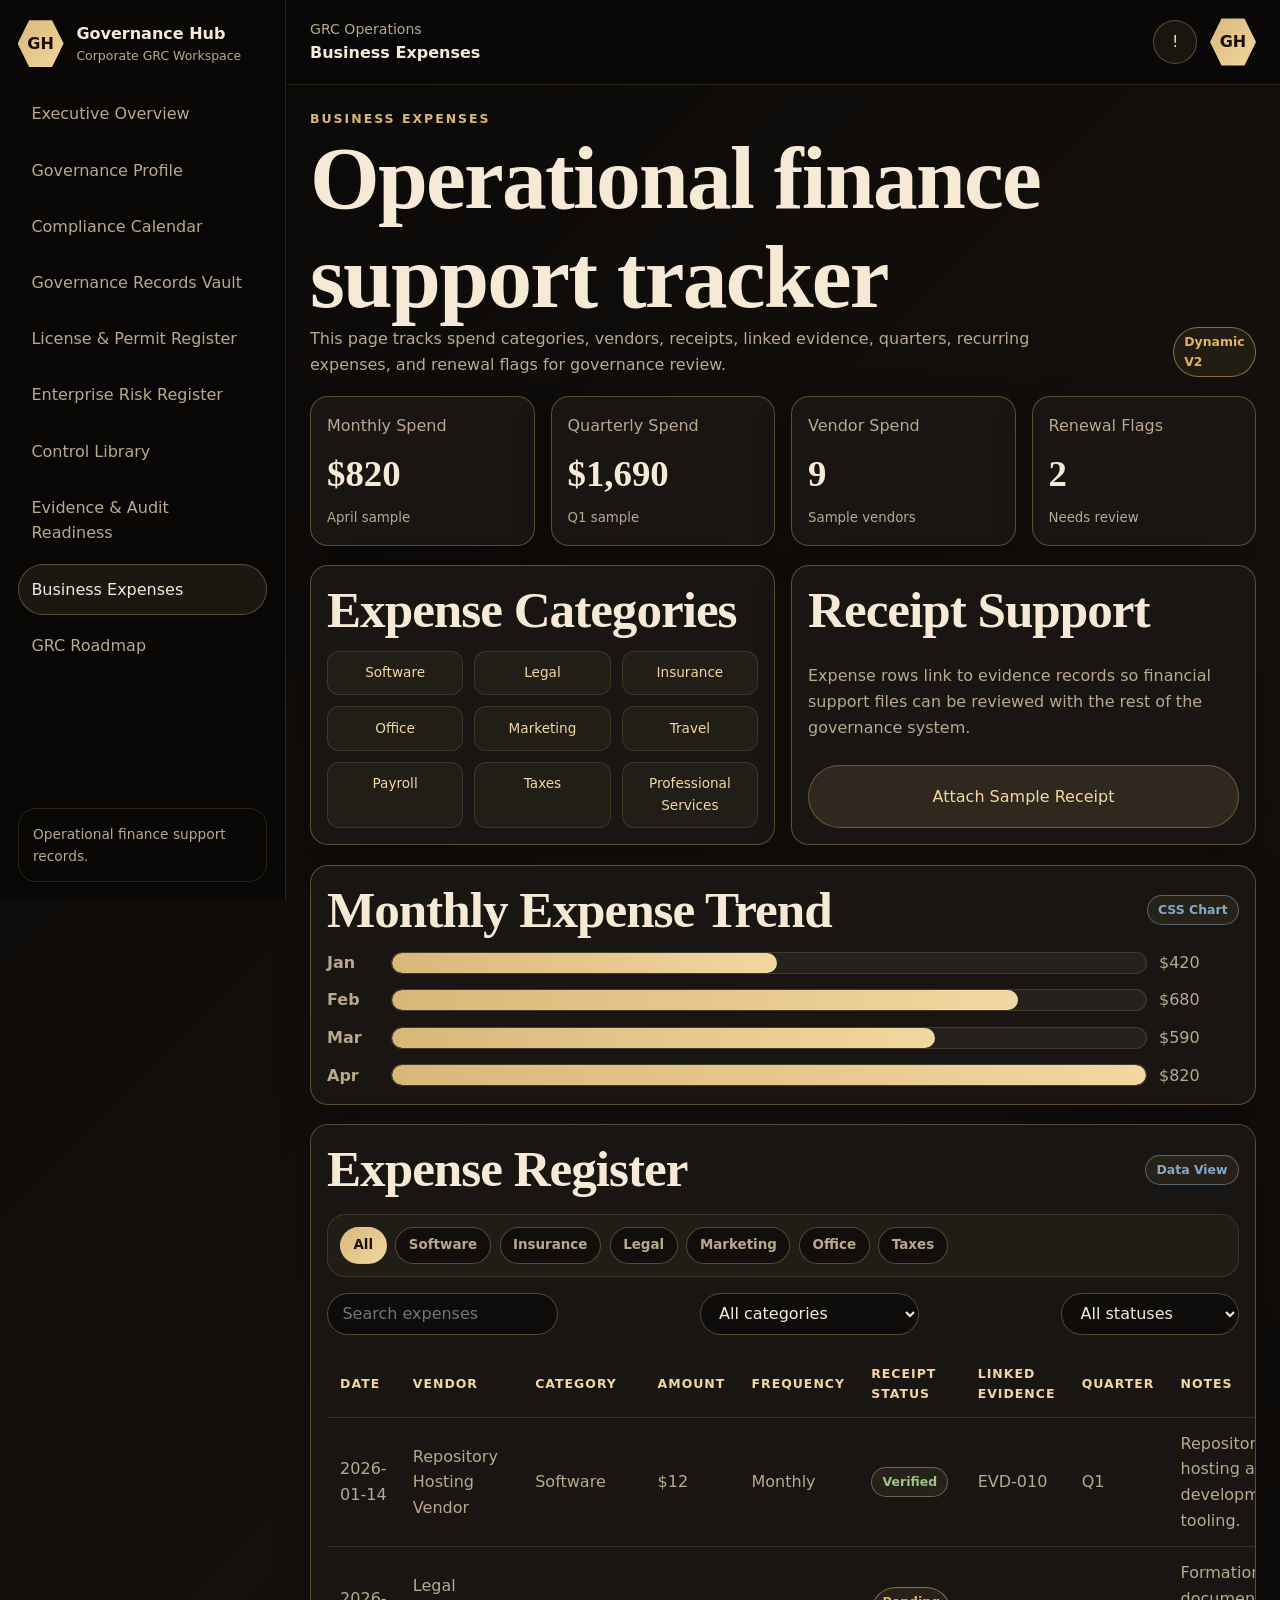
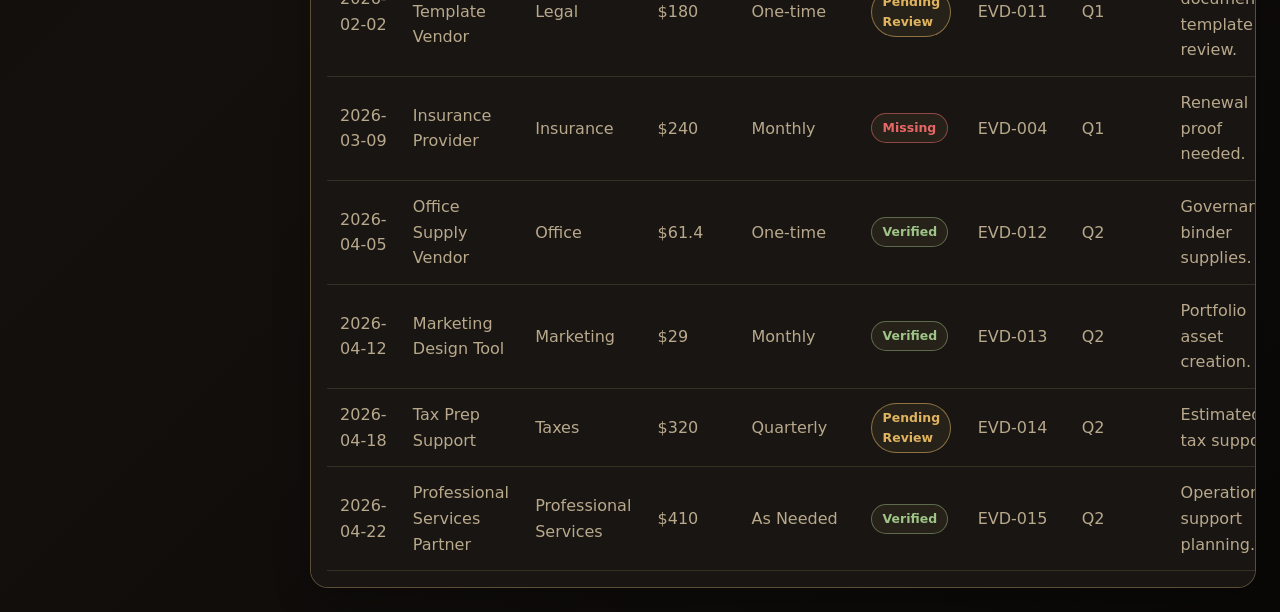
<file: pages/expenses.html>
<!DOCTYPE html>
<html lang="en">
<head>
  <meta charset="UTF-8" />
  <meta name="viewport" content="width=device-width, initial-scale=1.0" />
  <title>Business Expenses | Governance Hub</title>
  <link rel="stylesheet" href="../styles/tokens.css" />
  <link rel="stylesheet" href="../styles/base.css" />
  <link rel="stylesheet" href="../styles/layout.css" />
  <link rel="stylesheet" href="../styles/cards.css" />
  <link rel="stylesheet" href="../styles/tables.css" />
  <link rel="stylesheet" href="../styles/badges.css" />
  <link rel="stylesheet" href="../styles/pages.css" />
  <link rel="stylesheet" href="../styles/responsive.css" />
</head>
<body>
  <div class="app-shell">
    <aside class="sidebar"><div class="sidebar-inner"><a class="brand-mark" href="../index.html"><span class="brand-hex">GH</span><span><strong>Governance Hub</strong><small>Corporate GRC Workspace</small></span></a><nav class="sidebar-nav"><a data-nav href="dashboard.html">Executive Overview</a><a data-nav href="business-profile.html">Governance Profile</a><a data-nav href="obligations.html">Compliance Calendar</a><a data-nav href="vault.html">Governance Records Vault</a><a data-nav href="licenses.html">License & Permit Register</a><a data-nav href="risks.html">Enterprise Risk Register</a><a data-nav href="controls.html">Control Library</a><a data-nav href="evidence.html">Evidence & Audit Readiness</a><a data-nav href="expenses.html">Business Expenses</a><a data-nav href="roadmap.html">GRC Roadmap</a></nav><div class="sidebar-footer">Operational finance support records.</div></div></aside>
    <div class="main-panel">
      <header class="app-header"><div class="header-copy"><span>GRC Operations</span><strong>Business Expenses</strong></div><div class="header-actions"><button class="icon-button">!</button><span class="profile-hex">GH</span></div></header>
      <main class="page-content">
        <section class="page-heading"><div><p class="eyebrow">Business Expenses</p><h1>Operational finance support tracker</h1><p>This page tracks spend categories, vendors, receipts, linked evidence, quarters, recurring expenses, and renewal flags for governance review.</p></div><span class="badge warning">Dynamic V2</span></section>
        <section class="metric-grid"><article class="metric-card"><span>Monthly Spend</span><strong>$820</strong><small>April sample</small></article><article class="metric-card"><span>Quarterly Spend</span><strong>$1,690</strong><small>Q1 sample</small></article><article class="metric-card"><span>Vendor Spend</span><strong>9</strong><small>Sample vendors</small></article><article class="metric-card"><span>Renewal Flags</span><strong>2</strong><small>Needs review</small></article></section>
        <section class="card-grid two"><article class="panel-card"><h2>Expense Categories</h2><div class="category-hive"><span>Software</span><span>Legal</span><span>Insurance</span><span>Office</span><span>Marketing</span><span>Travel</span><span>Payroll</span><span>Taxes</span><span>Professional Services</span></div></article><article class="panel-card"><h2>Receipt Support</h2><p>Expense rows link to evidence records so financial support files can be reviewed with the rest of the governance system.</p><button class="button button-secondary" type="button">Attach Sample Receipt</button></article></section>
        <section class="panel-card"><div class="card-header"><h2>Monthly Expense Trend</h2><span class="badge info">CSS Chart</span></div><div class="expense-chart"><div class="chart-row"><strong>Jan</strong><div class="chart-track"><span class="chart-bar" style="width: 51%"></span></div><span>$420</span></div><div class="chart-row"><strong>Feb</strong><div class="chart-track"><span class="chart-bar" style="width: 83%"></span></div><span>$680</span></div><div class="chart-row"><strong>Mar</strong><div class="chart-track"><span class="chart-bar" style="width: 72%"></span></div><span>$590</span></div><div class="chart-row"><strong>Apr</strong><div class="chart-track"><span class="chart-bar" style="width: 100%"></span></div><span>$820</span></div></div></section>
        <section class="table-card" data-dynamic-table="expenses"><div class="card-header"><h2>Expense Register</h2><span class="badge info">JSON Driven</span></div><table class="data-table"><thead><tr><th>Date</th><th>Vendor</th><th>Category</th><th>Amount</th><th>Frequency</th><th>Receipt Status</th><th>Linked Evidence</th><th>Quarter</th><th>Notes</th></tr></thead><tbody></tbody></table></section>
      </main>
    </div>
  </div>
  <script src="../scripts/navigation.js"></script>
</body>
</html>
</file>
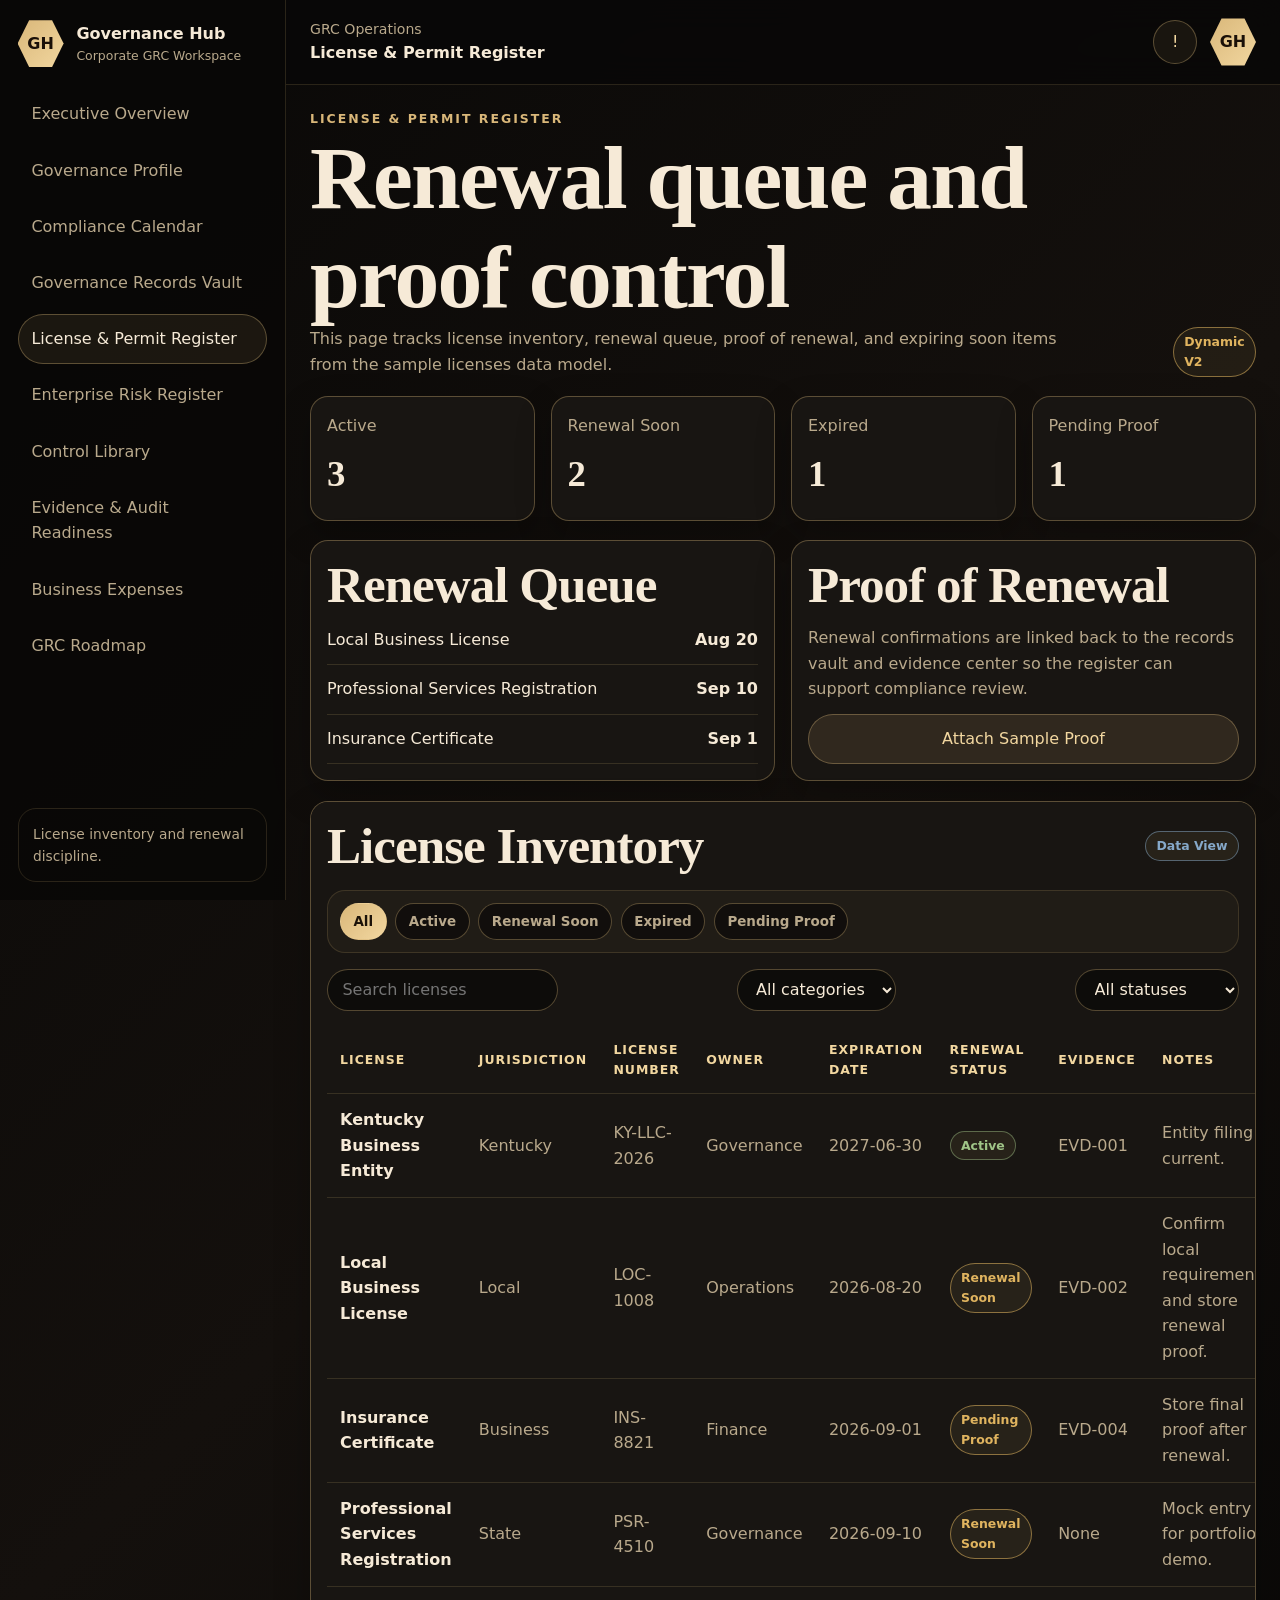
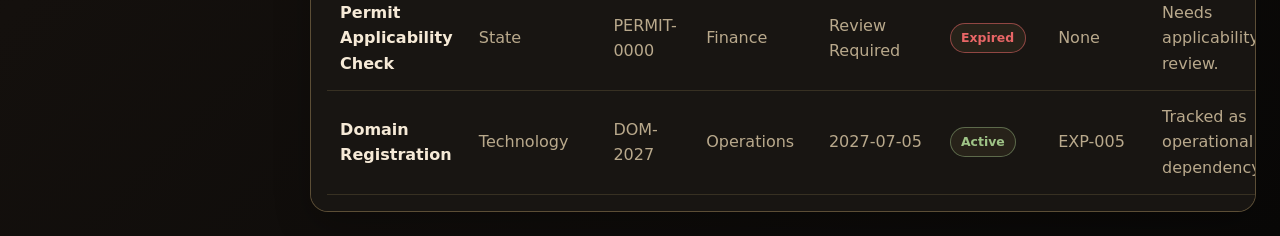
<file: pages/licenses.html>
<!DOCTYPE html>
<html lang="en">
<head>
  <meta charset="UTF-8" />
  <meta name="viewport" content="width=device-width, initial-scale=1.0" />
  <title>License & Permit Register | Governance Hub</title>
  <link rel="stylesheet" href="../styles/tokens.css" />
  <link rel="stylesheet" href="../styles/base.css" />
  <link rel="stylesheet" href="../styles/layout.css" />
  <link rel="stylesheet" href="../styles/cards.css" />
  <link rel="stylesheet" href="../styles/tables.css" />
  <link rel="stylesheet" href="../styles/badges.css" />
  <link rel="stylesheet" href="../styles/pages.css" />
  <link rel="stylesheet" href="../styles/responsive.css" />
</head>
<body>
  <div class="app-shell">
    <aside class="sidebar"><div class="sidebar-inner"><a class="brand-mark" href="../index.html"><span class="brand-hex">GH</span><span><strong>Governance Hub</strong><small>Corporate GRC Workspace</small></span></a><nav class="sidebar-nav"><a data-nav href="dashboard.html">Executive Overview</a><a data-nav href="business-profile.html">Governance Profile</a><a data-nav href="obligations.html">Compliance Calendar</a><a data-nav href="vault.html">Governance Records Vault</a><a data-nav href="licenses.html">License & Permit Register</a><a data-nav href="risks.html">Enterprise Risk Register</a><a data-nav href="controls.html">Control Library</a><a data-nav href="evidence.html">Evidence & Audit Readiness</a><a data-nav href="expenses.html">Business Expenses</a><a data-nav href="roadmap.html">GRC Roadmap</a></nav><div class="sidebar-footer">License inventory and renewal discipline.</div></div></aside>
    <div class="main-panel">
      <header class="app-header"><div class="header-copy"><span>GRC Operations</span><strong>License & Permit Register</strong></div><div class="header-actions"><button class="icon-button">!</button><span class="profile-hex">GH</span></div></header>
      <main class="page-content">
        <section class="page-heading"><div><p class="eyebrow">License & Permit Register</p><h1>Renewal queue and proof control</h1><p>This page tracks license inventory, renewal queue, proof of renewal, and expiring soon items from the sample licenses data model.</p></div><span class="badge warning">Dynamic V2</span></section>
        <section class="metric-grid"><article class="metric-card"><span>Active</span><strong>3</strong></article><article class="metric-card"><span>Renewal Soon</span><strong>2</strong></article><article class="metric-card"><span>Expired</span><strong>1</strong></article><article class="metric-card"><span>Pending Proof</span><strong>1</strong></article></section>
        <section class="card-grid two"><article class="panel-card"><h2>Renewal Queue</h2><ul class="stack-list"><li><span>Local Business License</span><strong>Aug 20</strong></li><li><span>Professional Services Registration</span><strong>Sep 10</strong></li><li><span>Insurance Certificate</span><strong>Sep 1</strong></li></ul></article><article class="panel-card"><h2>Proof of Renewal</h2><p>Renewal confirmations are linked back to the records vault and evidence center so the register can support compliance review.</p><button class="button button-secondary" type="button">Attach Sample Proof</button></article></section>
        <section class="table-card" data-dynamic-table="licenses"><div class="card-header"><h2>License Inventory</h2><span class="badge info">JSON Driven</span></div><table class="data-table"><thead><tr><th>License</th><th>Jurisdiction</th><th>License Number</th><th>Owner</th><th>Expiration Date</th><th>Renewal Status</th><th>Evidence</th><th>Notes</th></tr></thead><tbody></tbody></table></section>
      </main>
    </div>
  </div>
  <script src="../scripts/navigation.js"></script>
</body>
</html>
</file>
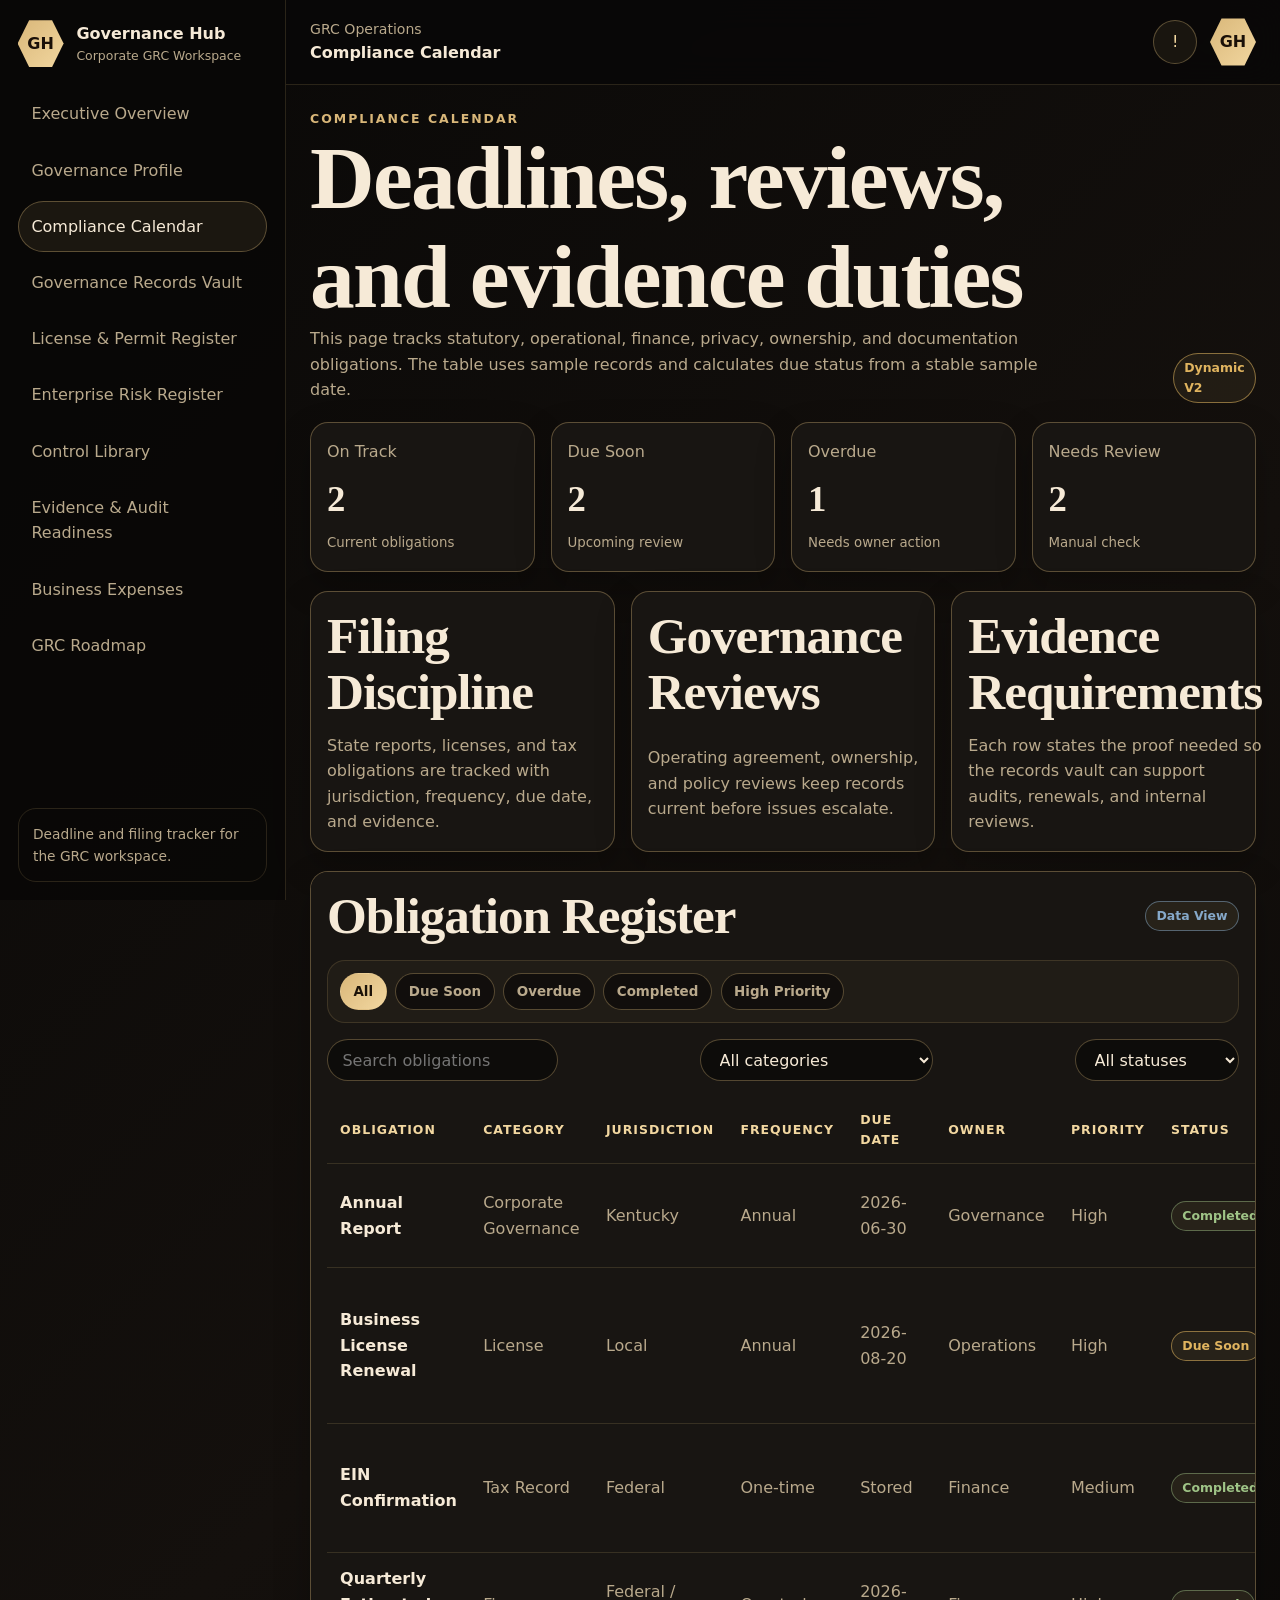
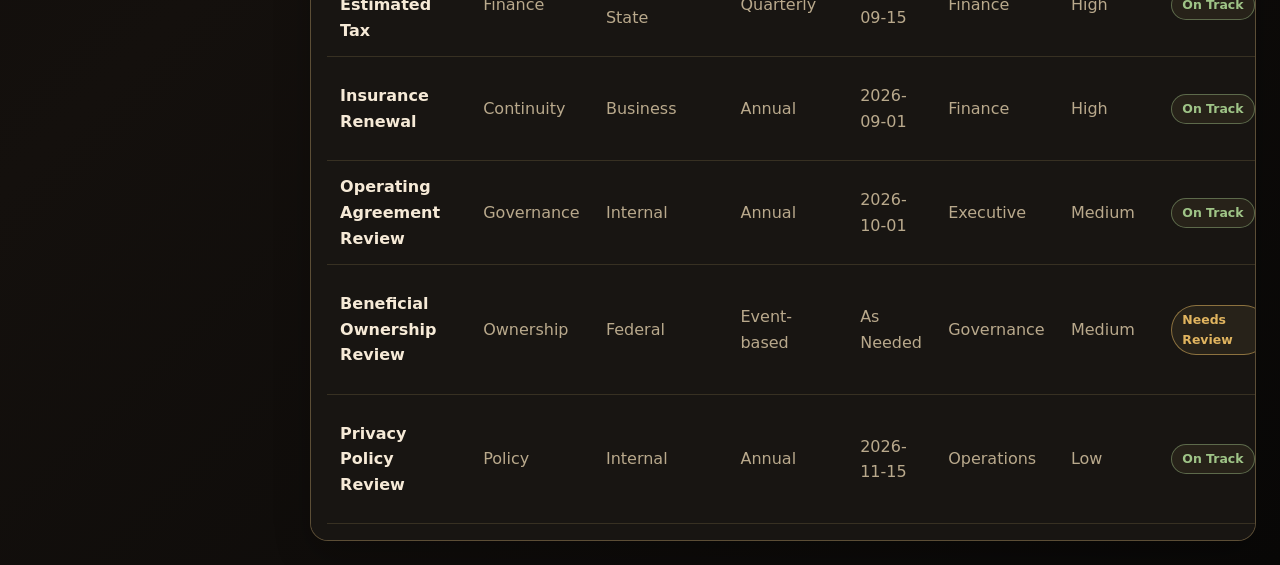
<file: pages/obligations.html>
<!DOCTYPE html>
<html lang="en">
<head>
  <meta charset="UTF-8" />
  <meta name="viewport" content="width=device-width, initial-scale=1.0" />
  <title>Compliance Calendar | Governance Hub</title>
  <link rel="stylesheet" href="../styles/tokens.css" />
  <link rel="stylesheet" href="../styles/base.css" />
  <link rel="stylesheet" href="../styles/layout.css" />
  <link rel="stylesheet" href="../styles/cards.css" />
  <link rel="stylesheet" href="../styles/tables.css" />
  <link rel="stylesheet" href="../styles/badges.css" />
  <link rel="stylesheet" href="../styles/pages.css" />
  <link rel="stylesheet" href="../styles/responsive.css" />
</head>
<body>
  <div class="app-shell">
    <aside class="sidebar"><div class="sidebar-inner"><a class="brand-mark" href="../index.html"><span class="brand-hex">GH</span><span><strong>Governance Hub</strong><small>Corporate GRC Workspace</small></span></a><nav class="sidebar-nav"><a data-nav href="dashboard.html">Executive Overview</a><a data-nav href="business-profile.html">Governance Profile</a><a data-nav href="obligations.html">Compliance Calendar</a><a data-nav href="vault.html">Governance Records Vault</a><a data-nav href="licenses.html">License & Permit Register</a><a data-nav href="risks.html">Enterprise Risk Register</a><a data-nav href="controls.html">Control Library</a><a data-nav href="evidence.html">Evidence & Audit Readiness</a><a data-nav href="expenses.html">Business Expenses</a><a data-nav href="roadmap.html">GRC Roadmap</a></nav><div class="sidebar-footer">Deadline and filing tracker for the GRC workspace.</div></div></aside>
    <div class="main-panel">
      <header class="app-header"><div class="header-copy"><span>GRC Operations</span><strong>Compliance Calendar</strong></div><div class="header-actions"><button class="icon-button">!</button><span class="profile-hex">GH</span></div></header>
      <main class="page-content">
        <section class="page-heading"><div><p class="eyebrow">Compliance Calendar</p><h1>Deadlines, reviews, and evidence duties</h1><p>This page tracks statutory, operational, finance, privacy, ownership, and documentation obligations. The table uses sample records and calculates due status from a stable sample date.</p></div><span class="badge warning">Dynamic V2</span></section>
        <section class="metric-grid"><article class="metric-card"><span>On Track</span><strong>2</strong><small>Current obligations</small></article><article class="metric-card"><span>Due Soon</span><strong>2</strong><small>Upcoming review</small></article><article class="metric-card"><span>Overdue</span><strong>1</strong><small>Needs owner action</small></article><article class="metric-card"><span>Needs Review</span><strong>2</strong><small>Manual check</small></article></section>
        <section class="card-grid three"><article class="panel-card"><h2>Filing Discipline</h2><p>State reports, licenses, and tax obligations are tracked with jurisdiction, frequency, due date, and evidence.</p></article><article class="panel-card"><h2>Governance Reviews</h2><p>Operating agreement, ownership, and policy reviews keep records current before issues escalate.</p></article><article class="panel-card"><h2>Evidence Requirements</h2><p>Each row states the proof needed so the records vault can support audits, renewals, and internal reviews.</p></article></section>
        <section class="table-card" data-dynamic-table="obligations"><div class="card-header"><h2>Obligation Register</h2><span class="badge info">Data View</span></div><table class="data-table"><thead><tr><th>Obligation</th><th>Category</th><th>Jurisdiction</th><th>Frequency</th><th>Due Date</th><th>Owner</th><th>Priority</th><th>Status</th><th>Evidence Required</th><th>Notes</th></tr></thead><tbody></tbody></table></section>
      </main>
    </div>
  </div>
  <script src="../scripts/navigation.js"></script>
</body>
</html>
</file>
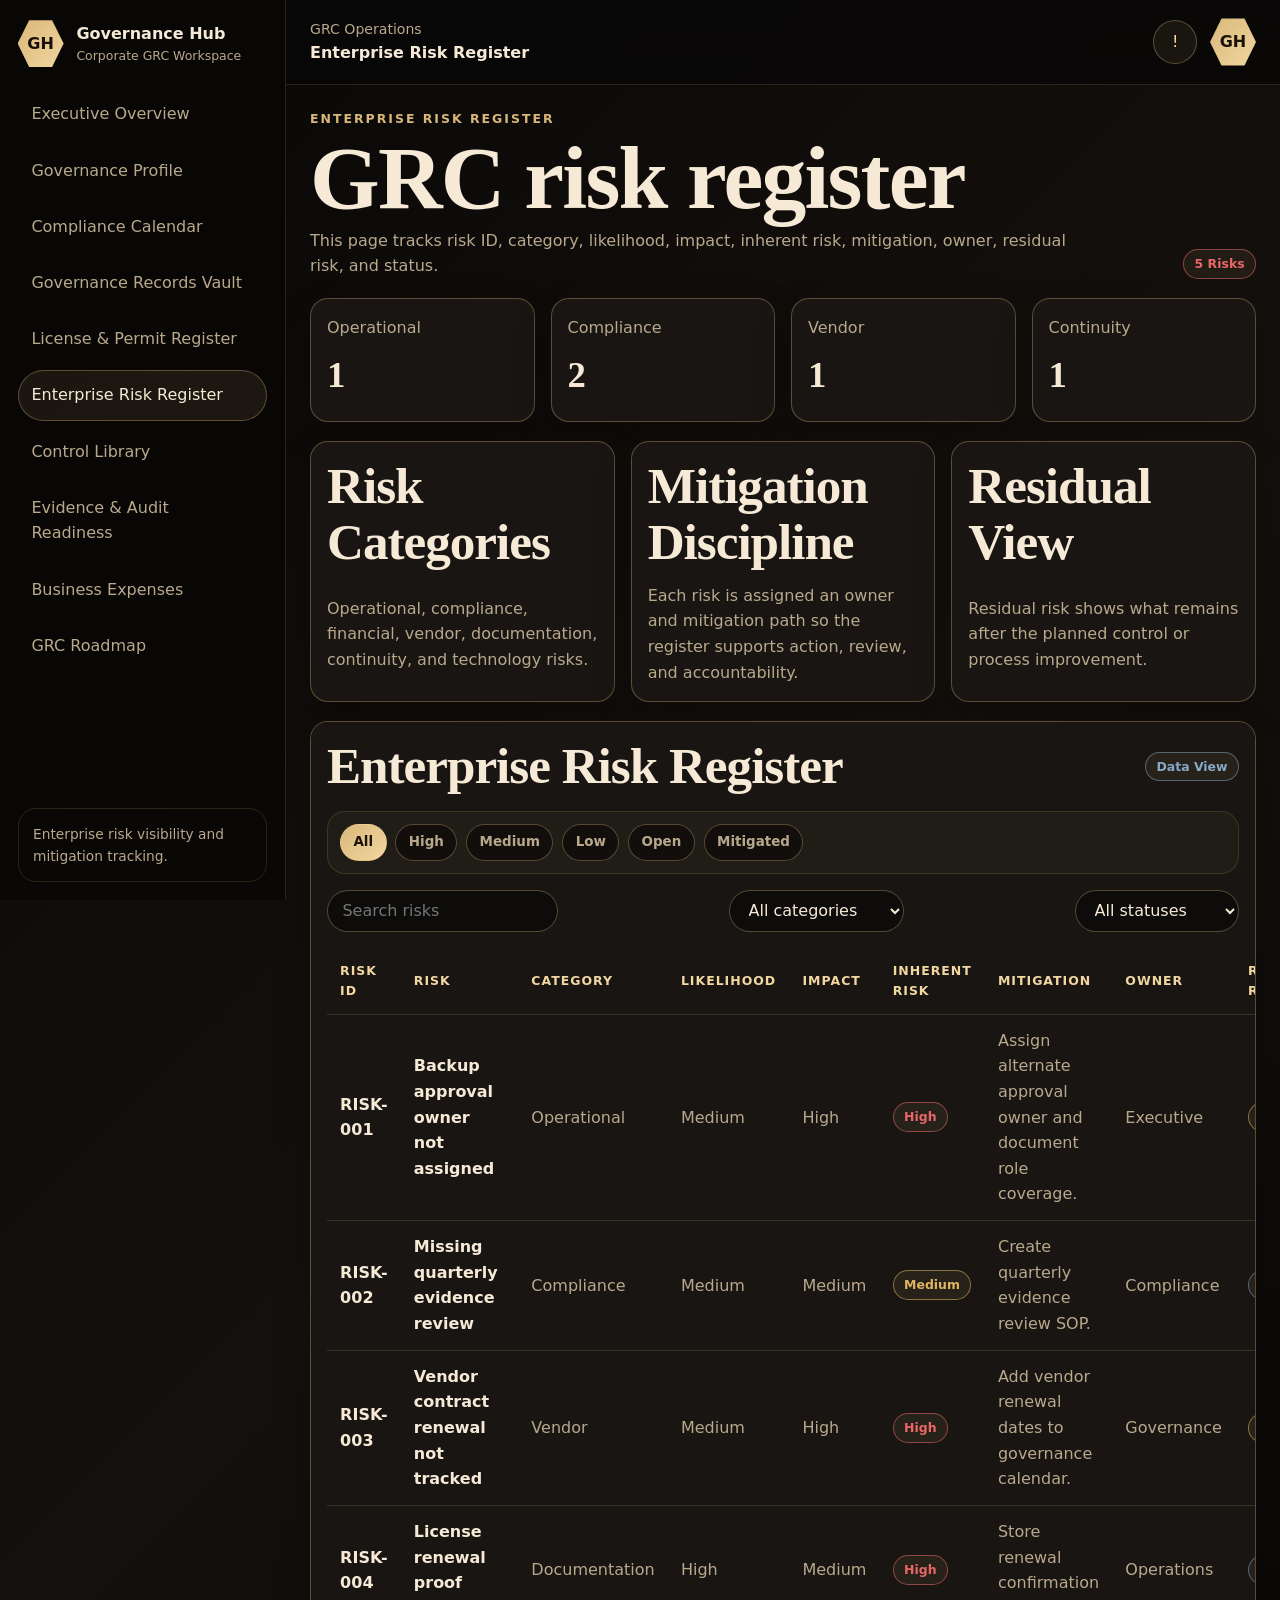
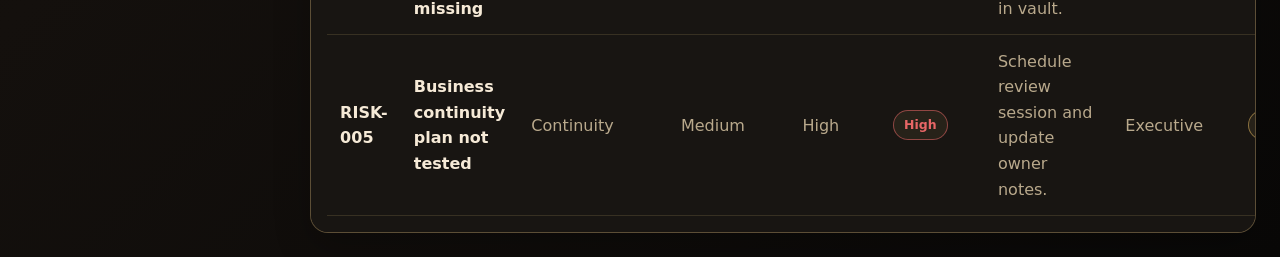
<file: pages/risks.html>
<!DOCTYPE html>
<html lang="en">
<head>
  <meta charset="UTF-8" />
  <meta name="viewport" content="width=device-width, initial-scale=1.0" />
  <title>Enterprise Risk Register | Governance Hub</title>
  <link rel="stylesheet" href="../styles/tokens.css" />
  <link rel="stylesheet" href="../styles/base.css" />
  <link rel="stylesheet" href="../styles/layout.css" />
  <link rel="stylesheet" href="../styles/cards.css" />
  <link rel="stylesheet" href="../styles/tables.css" />
  <link rel="stylesheet" href="../styles/badges.css" />
  <link rel="stylesheet" href="../styles/pages.css" />
  <link rel="stylesheet" href="../styles/responsive.css" />
</head>
<body>
  <div class="app-shell">
    <aside class="sidebar"><div class="sidebar-inner"><a class="brand-mark" href="../index.html"><span class="brand-hex">GH</span><span><strong>Governance Hub</strong><small>Corporate GRC Workspace</small></span></a><nav class="sidebar-nav"><a data-nav href="dashboard.html">Executive Overview</a><a data-nav href="business-profile.html">Governance Profile</a><a data-nav href="obligations.html">Compliance Calendar</a><a data-nav href="vault.html">Governance Records Vault</a><a data-nav href="licenses.html">License & Permit Register</a><a data-nav href="risks.html">Enterprise Risk Register</a><a data-nav href="controls.html">Control Library</a><a data-nav href="evidence.html">Evidence & Audit Readiness</a><a data-nav href="expenses.html">Business Expenses</a><a data-nav href="roadmap.html">GRC Roadmap</a></nav><div class="sidebar-footer">Enterprise risk visibility and mitigation tracking.</div></div></aside>
    <div class="main-panel">
      <header class="app-header"><div class="header-copy"><span>GRC Operations</span><strong>Enterprise Risk Register</strong></div><div class="header-actions"><button class="icon-button">!</button><span class="profile-hex">GH</span></div></header>
      <main class="page-content">
        <section class="page-heading"><div><p class="eyebrow">Enterprise Risk Register</p><h1>GRC risk register</h1><p>This page tracks risk ID, category, likelihood, impact, inherent risk, mitigation, owner, residual risk, and status.</p></div><span class="badge danger">5 Risks</span></section>
        <section class="metric-grid"><article class="metric-card"><span>Operational</span><strong>1</strong></article><article class="metric-card"><span>Compliance</span><strong>2</strong></article><article class="metric-card"><span>Vendor</span><strong>1</strong></article><article class="metric-card"><span>Continuity</span><strong>1</strong></article></section>
        <section class="card-grid three"><article class="panel-card"><h2>Risk Categories</h2><p>Operational, compliance, financial, vendor, documentation, continuity, and technology risks.</p></article><article class="panel-card"><h2>Mitigation Discipline</h2><p>Each risk is assigned an owner and mitigation path so the register supports action, review, and accountability.</p></article><article class="panel-card"><h2>Residual View</h2><p>Residual risk shows what remains after the planned control or process improvement.</p></article></section>
        <section class="table-card" data-dynamic-table="risks"><div class="card-header"><h2>Enterprise Risk Register</h2><span class="badge info">JSON Driven</span></div><table class="data-table"><thead><tr><th>Risk ID</th><th>Risk</th><th>Category</th><th>Likelihood</th><th>Impact</th><th>Inherent Risk</th><th>Mitigation</th><th>Owner</th><th>Residual Risk</th><th>Status</th></tr></thead><tbody></tbody></table></section>
      </main>
    </div>
  </div>
  <script src="../scripts/navigation.js"></script>
</body>
</html>
</file>
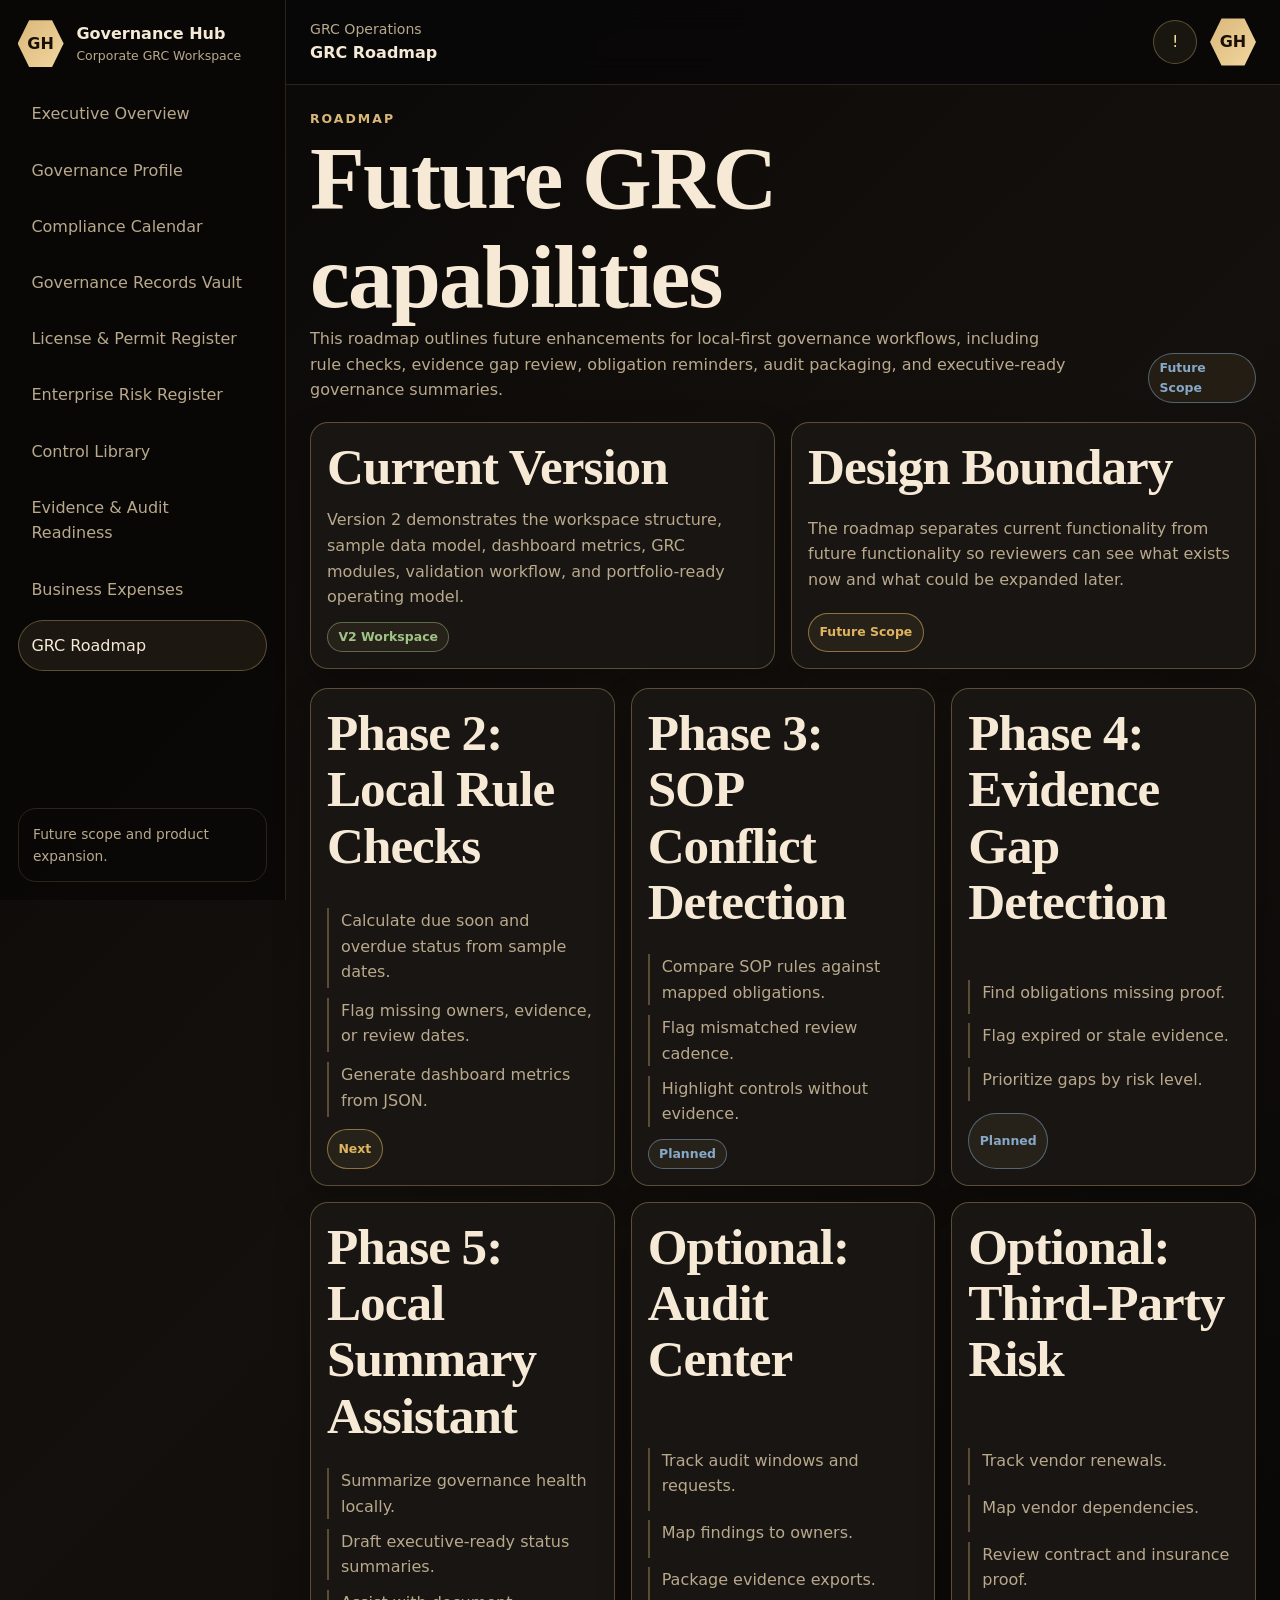
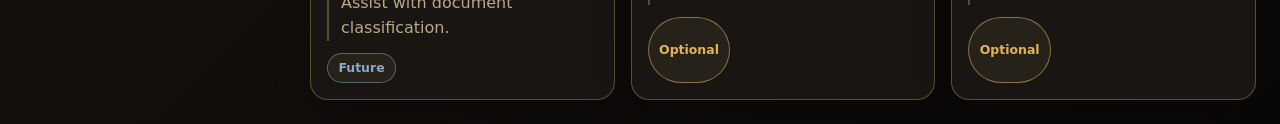
<file: pages/roadmap.html>
<!DOCTYPE html>
<html lang="en">
<head>
  <meta charset="UTF-8" />
  <meta name="viewport" content="width=device-width, initial-scale=1.0" />
  <title>GRC Roadmap | Governance Hub</title>
  <link rel="stylesheet" href="../styles/tokens.css" />
  <link rel="stylesheet" href="../styles/base.css" />
  <link rel="stylesheet" href="../styles/layout.css" />
  <link rel="stylesheet" href="../styles/cards.css" />
  <link rel="stylesheet" href="../styles/tables.css" />
  <link rel="stylesheet" href="../styles/badges.css" />
  <link rel="stylesheet" href="../styles/pages.css" />
  <link rel="stylesheet" href="../styles/responsive.css" />
</head>
<body>
  <div class="app-shell">
    <aside class="sidebar"><div class="sidebar-inner"><a class="brand-mark" href="../index.html"><span class="brand-hex">GH</span><span><strong>Governance Hub</strong><small>Corporate GRC Workspace</small></span></a><nav class="sidebar-nav"><a data-nav href="dashboard.html">Executive Overview</a><a data-nav href="business-profile.html">Governance Profile</a><a data-nav href="obligations.html">Compliance Calendar</a><a data-nav href="vault.html">Governance Records Vault</a><a data-nav href="licenses.html">License & Permit Register</a><a data-nav href="risks.html">Enterprise Risk Register</a><a data-nav href="controls.html">Control Library</a><a data-nav href="evidence.html">Evidence & Audit Readiness</a><a data-nav href="expenses.html">Business Expenses</a><a data-nav href="roadmap.html">GRC Roadmap</a></nav><div class="sidebar-footer">Future scope and product expansion.</div></div></aside>
    <div class="main-panel">
      <header class="app-header"><div class="header-copy"><span>GRC Operations</span><strong>GRC Roadmap</strong></div><div class="header-actions"><button class="icon-button">!</button><span class="profile-hex">GH</span></div></header>
      <main class="page-content">
        <section class="page-heading"><div><p class="eyebrow">Roadmap</p><h1>Future GRC capabilities</h1><p>This roadmap outlines future enhancements for local-first governance workflows, including rule checks, evidence gap review, obligation reminders, audit packaging, and executive-ready governance summaries.</p></div><span class="badge info">Future Scope</span></section>
        <section class="card-grid two"><article class="panel-card"><h2>Current Version</h2><p>Version 2 demonstrates the workspace structure, sample data model, dashboard metrics, GRC modules, validation workflow, and portfolio-ready operating model.</p><span class="badge success">V2 Workspace</span></article><article class="panel-card"><h2>Design Boundary</h2><p>The roadmap separates current functionality from future functionality so reviewers can see what exists now and what could be expanded later.</p><span class="badge warning">Future Scope</span></article></section>
        <section class="roadmap-grid">
          <article class="panel-card roadmap-phase"><h2>Phase 2: Local Rule Checks</h2><ol><li>Calculate due soon and overdue status from sample dates.</li><li>Flag missing owners, evidence, or review dates.</li><li>Generate dashboard metrics from JSON.</li></ol><span class="badge warning">Next</span></article>
          <article class="panel-card roadmap-phase"><h2>Phase 3: SOP Conflict Detection</h2><ol><li>Compare SOP rules against mapped obligations.</li><li>Flag mismatched review cadence.</li><li>Highlight controls without evidence.</li></ol><span class="badge info">Planned</span></article>
          <article class="panel-card roadmap-phase"><h2>Phase 4: Evidence Gap Detection</h2><ol><li>Find obligations missing proof.</li><li>Flag expired or stale evidence.</li><li>Prioritize gaps by risk level.</li></ol><span class="badge info">Planned</span></article>
          <article class="panel-card roadmap-phase"><h2>Phase 5: Local Summary Assistant</h2><ol><li>Summarize governance health locally.</li><li>Draft executive-ready status summaries.</li><li>Assist with document classification.</li></ol><span class="badge info">Future</span></article>
          <article class="panel-card roadmap-phase"><h2>Optional: Audit Center</h2><ol><li>Track audit windows and requests.</li><li>Map findings to owners.</li><li>Package evidence exports.</li></ol><span class="badge warning">Optional</span></article>
          <article class="panel-card roadmap-phase"><h2>Optional: Third-Party Risk</h2><ol><li>Track vendor renewals.</li><li>Map vendor dependencies.</li><li>Review contract and insurance proof.</li></ol><span class="badge warning">Optional</span></article>
        </section>
      </main>
    </div>
  </div>
  <script src="../scripts/navigation.js"></script>
</body>
</html>
</file>
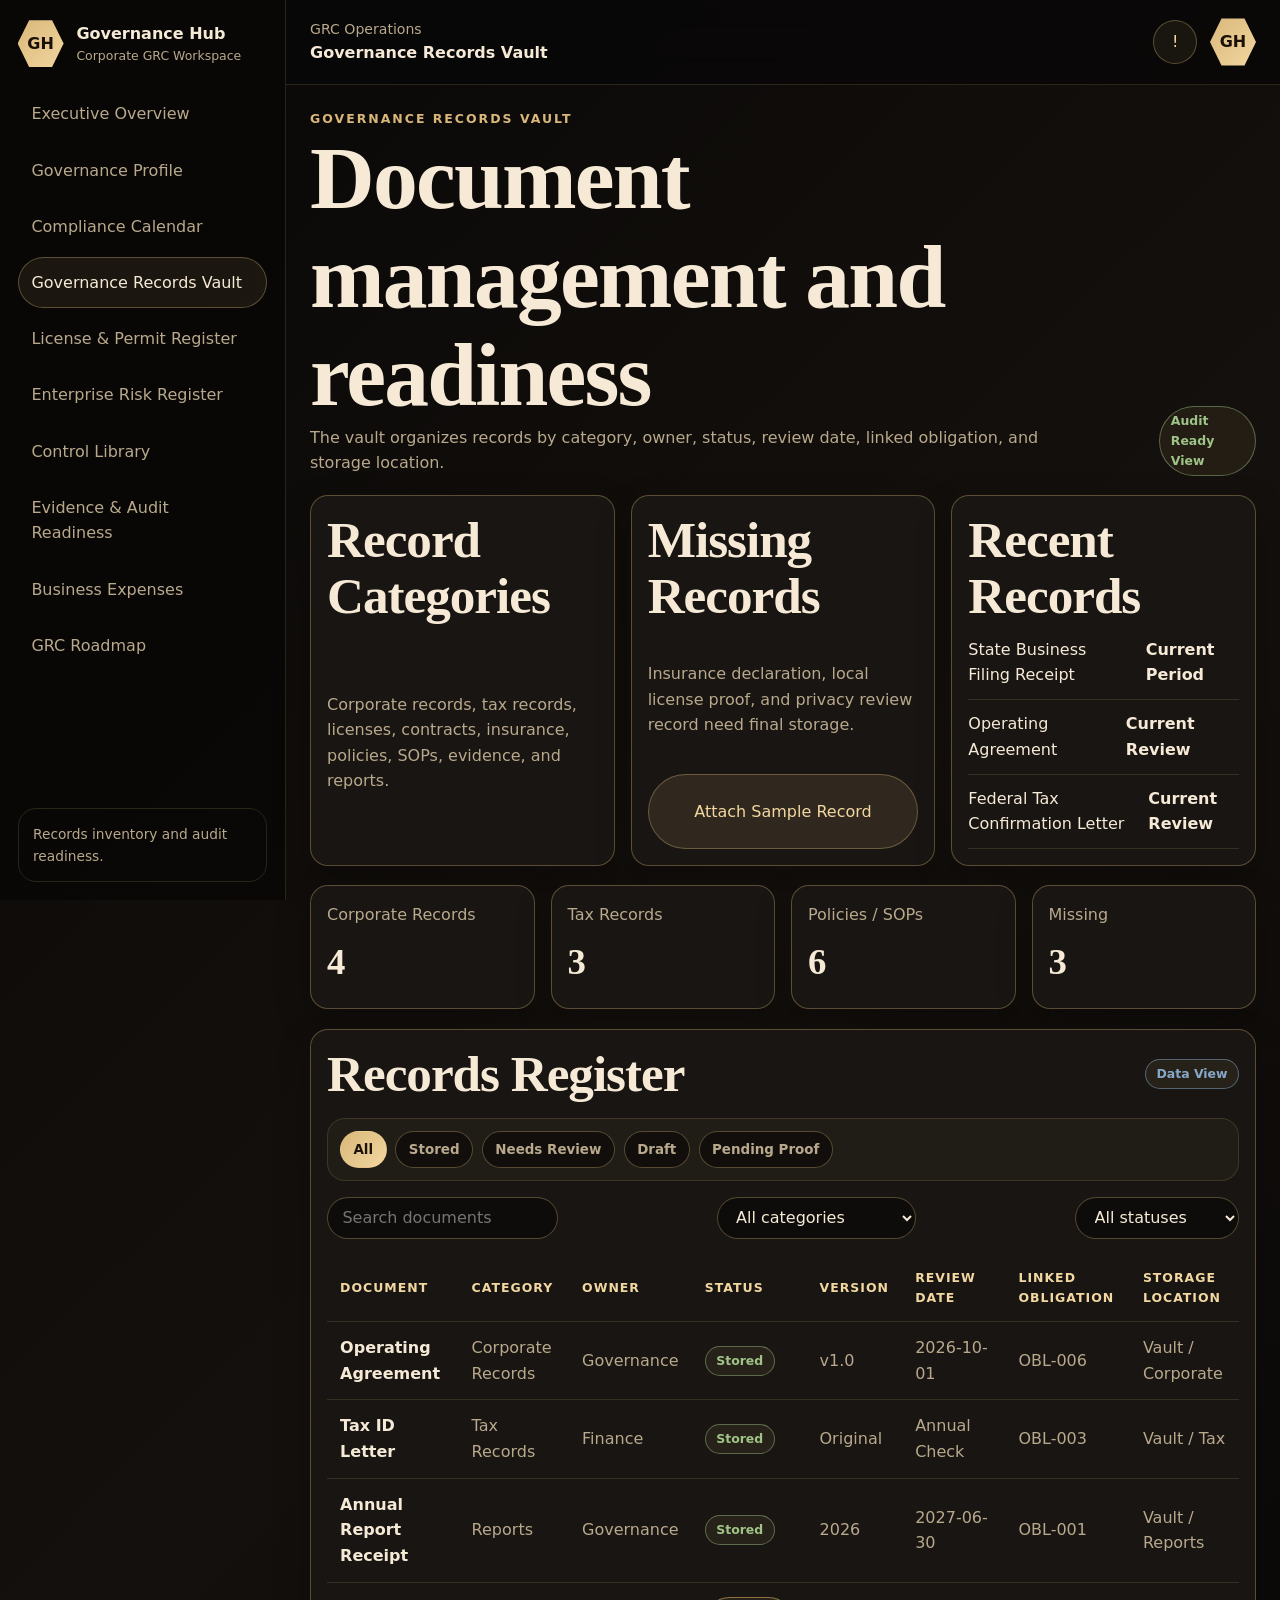
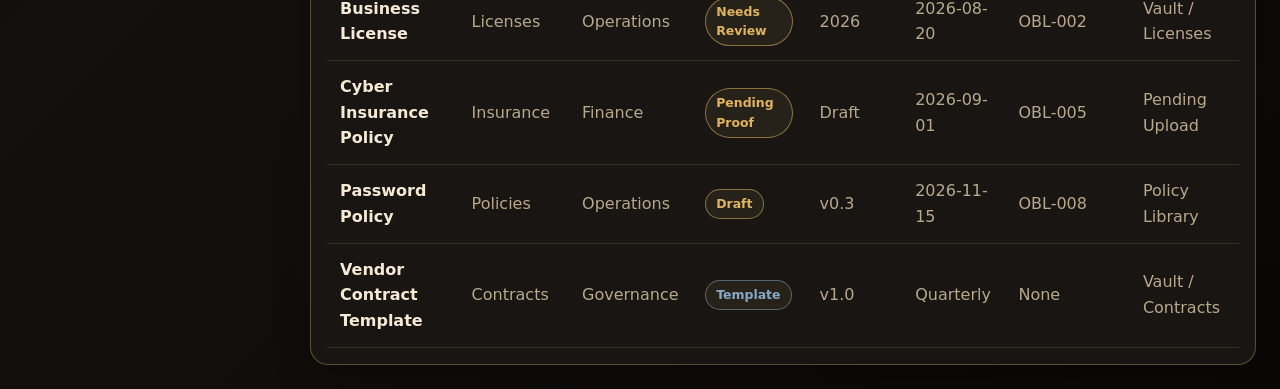
<file: pages/vault.html>
<!DOCTYPE html>
<html lang="en">
<head>
  <meta charset="UTF-8" />
  <meta name="viewport" content="width=device-width, initial-scale=1.0" />
  <title>Governance Records Vault | Governance Hub</title>
  <link rel="stylesheet" href="../styles/tokens.css" />
  <link rel="stylesheet" href="../styles/base.css" />
  <link rel="stylesheet" href="../styles/layout.css" />
  <link rel="stylesheet" href="../styles/cards.css" />
  <link rel="stylesheet" href="../styles/tables.css" />
  <link rel="stylesheet" href="../styles/badges.css" />
  <link rel="stylesheet" href="../styles/pages.css" />
  <link rel="stylesheet" href="../styles/responsive.css" />
</head>
<body>
  <div class="app-shell">
    <aside class="sidebar"><div class="sidebar-inner"><a class="brand-mark" href="../index.html"><span class="brand-hex">GH</span><span><strong>Governance Hub</strong><small>Corporate GRC Workspace</small></span></a><nav class="sidebar-nav"><a data-nav href="dashboard.html">Executive Overview</a><a data-nav href="business-profile.html">Governance Profile</a><a data-nav href="obligations.html">Compliance Calendar</a><a data-nav href="vault.html">Governance Records Vault</a><a data-nav href="licenses.html">License & Permit Register</a><a data-nav href="risks.html">Enterprise Risk Register</a><a data-nav href="controls.html">Control Library</a><a data-nav href="evidence.html">Evidence & Audit Readiness</a><a data-nav href="expenses.html">Business Expenses</a><a data-nav href="roadmap.html">GRC Roadmap</a></nav><div class="sidebar-footer">Records inventory and audit readiness.</div></div></aside>
    <div class="main-panel">
      <header class="app-header"><div class="header-copy"><span>GRC Operations</span><strong>Governance Records Vault</strong></div><div class="header-actions"><button class="icon-button">!</button><span class="profile-hex">GH</span></div></header>
      <main class="page-content">
        <section class="page-heading"><div><p class="eyebrow">Governance Records Vault</p><h1>Document management and readiness</h1><p>The vault organizes records by category, owner, status, review date, linked obligation, and storage location.</p></div><span class="badge success">Audit Ready View</span></section>
        <section class="card-grid three"><article class="panel-card"><h2>Record Categories</h2><p>Corporate records, tax records, licenses, contracts, insurance, policies, SOPs, evidence, and reports.</p></article><article class="panel-card"><h2>Missing Records</h2><p>Insurance declaration, local license proof, and privacy review record need final storage.</p><button class="button button-secondary" type="button">Attach Sample Record</button></article><article class="panel-card"><h2>Recent Records</h2><ul class="stack-list"><li><span>State Business Filing Receipt</span><strong>Current Period</strong></li><li><span>Operating Agreement</span><strong>Current Review</strong></li><li><span>Federal Tax Confirmation Letter</span><strong>Current Review</strong></li></ul></article></section>
        <section class="status-grid"><article class="metric-card"><span>Corporate Records</span><strong>4</strong></article><article class="metric-card"><span>Tax Records</span><strong>3</strong></article><article class="metric-card"><span>Policies / SOPs</span><strong>6</strong></article><article class="metric-card"><span>Missing</span><strong>3</strong></article></section>
        <section class="table-card" data-dynamic-table="documents"><div class="card-header"><h2>Records Register</h2><span class="badge info">JSON Driven</span></div><table class="data-table"><thead><tr><th>Document</th><th>Category</th><th>Owner</th><th>Status</th><th>Version</th><th>Review Date</th><th>Linked Obligation</th><th>Storage Location</th></tr></thead><tbody></tbody></table></section>
      </main>
    </div>
  </div>
  <script src="../scripts/navigation.js"></script>
</body>
</html>
</file>
<file: styles/tokens.css>
:root {
  --color-bg: #090807;
  --color-panel: #11100e;
  --color-panel-soft: #181512;
  --color-gold: #d9b779;
  --color-gold-soft: #f2d7a0;
  --color-cream: #f6ead7;
  --color-muted: #b9a98c;
  --color-line: rgba(217, 183, 121, 0.35);
  --color-line-soft: rgba(217, 183, 121, 0.16);
  --color-danger: #7a2020;
  --color-danger-bright: #e86666;
  --color-success: #9fc487;
  --color-warning: #e0b45f;
  --color-info: #86a9c9;
  --shadow-panel: 0 22px 60px rgba(0, 0, 0, 0.38);
  --shadow-soft: 0 14px 36px rgba(0, 0, 0, 0.24);
  --radius-lg: 28px;
  --radius-md: 18px;
  --radius-sm: 12px;
  --sidebar-width: 286px;
  --header-height: 84px;
  --font-heading: Georgia, "Times New Roman", serif;
  --font-body: Inter, system-ui, -apple-system, BlinkMacSystemFont, "Segoe UI", sans-serif;
}
</file>
<file: styles/base.css>
* {
  box-sizing: border-box;
}

html {
  scroll-behavior: smooth;
}

body {
  min-height: 100vh;
  margin: 0;
  background: linear-gradient(135deg, #090807 0%, #14100d 52%, #090807 100%);
  color: var(--color-cream);
  font-family: var(--font-body);
  line-height: 1.6;
}

img,
svg {
  max-width: 100%;
}

a {
  color: var(--color-gold-soft);
  text-decoration: none;
}

a:hover,
a:focus-visible {
  color: var(--color-cream);
}

button,
input,
select {
  font: inherit;
}

button {
  cursor: pointer;
}

h1,
h2,
h3,
h4 {
  margin: 0;
  font-family: var(--font-heading);
  line-height: 1.1;
  letter-spacing: -0.02em;
}

h1 {
  font-size: clamp(3.2rem, 7vw, 6.8rem);
}

h2 {
  font-size: clamp(2rem, 4vw, 3.5rem);
}

h3 {
  font-size: 1.35rem;
}

p {
  margin: 0;
  color: var(--color-muted);
}

ul,
ol {
  margin: 0;
  padding: 0;
}

li {
  list-style: none;
}

.eyebrow {
  color: var(--color-gold);
  font-size: 0.78rem;
  font-weight: 800;
  letter-spacing: 0.16em;
  text-transform: uppercase;
}

.button-row {
  display: flex;
  flex-wrap: wrap;
  gap: 0.8rem;
}

.button,
.nav-button {
  display: inline-flex;
  align-items: center;
  justify-content: center;
  min-height: 44px;
  padding: 0.72rem 1.05rem;
  border: 1px solid var(--color-line);
  border-radius: 999px;
  transition: transform 160ms ease, border-color 160ms ease, background 160ms ease;
}

.button:hover,
.nav-button:hover {
  transform: translateY(-2px);
}

.button-primary,
.nav-button {
  background: linear-gradient(135deg, var(--color-gold), var(--color-gold-soft));
  color: #1b1208;
  font-weight: 800;
}

.button-secondary {
  background: rgba(217, 183, 121, 0.12);
  color: var(--color-gold-soft);
}

.button-ghost {
  color: var(--color-muted);
}

.kicker-row {
  display: flex;
  flex-wrap: wrap;
  gap: 0.5rem;
}
</file>
<file: styles/layout.css>
.landing-body {
  overflow-x: hidden;
}

.landing-nav,
.site-footer {
  position: relative;
  z-index: 2;
  width: min(1180px, calc(100% - 2rem));
  margin: 0 auto;
}

.landing-nav {
  display: flex;
  align-items: center;
  justify-content: space-between;
  gap: 1rem;
  padding: 1.2rem 0;
}

.landing-nav nav {
  display: flex;
  align-items: center;
  flex-wrap: wrap;
  gap: 1rem;
}

.brand-mark {
  display: inline-flex;
  align-items: center;
  gap: 0.8rem;
  color: var(--color-cream);
}

.brand-mark small {
  display: block;
  color: var(--color-muted);
  font-size: 0.78rem;
}

.brand-hex,
.profile-hex {
  display: inline-grid;
  place-items: center;
  width: 46px;
  height: 52px;
  background: linear-gradient(135deg, var(--color-gold), var(--color-gold-soft));
  color: #1a1008;
  font-weight: 900;
  clip-path: polygon(25% 5%, 75% 5%, 100% 50%, 75% 95%, 25% 95%, 0% 50%);
}

.section-grid,
.content-section,
.site-footer {
  width: min(1180px, calc(100% - 2rem));
  margin-inline: auto;
}

.hero-section {
  display: grid;
  grid-template-columns: minmax(0, 1.1fr) minmax(320px, 0.72fr);
  gap: 2rem;
  align-items: center;
  min-height: calc(100vh - 90px);
  padding: 2rem 0 4rem;
}

.hero-copy {
  display: grid;
  gap: 1.3rem;
}

.hero-lede {
  max-width: 760px;
  color: var(--color-cream);
  font-size: clamp(1.4rem, 2.5vw, 2rem);
}

.hero-support {
  max-width: 720px;
  font-size: 1.08rem;
}

.hero-panel,
.scope-card,
.feature-card,
.metric-card,
.panel-card,
.table-card {
  border: 1px solid var(--color-line);
  background: linear-gradient(180deg, rgba(24, 21, 18, 0.96), rgba(17, 16, 14, 0.96));
  box-shadow: var(--shadow-panel);
}

.hero-panel {
  display: grid;
  gap: 1rem;
  padding: 1.2rem;
  border-radius: var(--radius-lg);
}

.panel-header,
.app-header,
.page-heading,
.card-header {
  display: flex;
  align-items: center;
  justify-content: space-between;
  gap: 1rem;
}

.status-dot {
  width: 0.75rem;
  height: 0.75rem;
  border-radius: 999px;
  background: var(--color-success);
  box-shadow: 0 0 18px var(--color-success);
}

.content-section {
  position: relative;
  z-index: 2;
  padding: 4rem 0;
}

.module-grid,
.metric-grid,
.card-grid,
.detail-grid,
.status-grid {
  display: grid;
  gap: 1rem;
}

.module-grid {
  grid-template-columns: repeat(3, minmax(0, 1fr));
  margin-top: 1.4rem;
}

.split-section {
  display: grid;
  grid-template-columns: 1fr minmax(280px, 0.5fr);
  gap: 1.2rem;
  align-items: start;
}

.workflow-section {
  border-block: 1px solid var(--color-line-soft);
}

.timeline-list {
  display: grid;
  gap: 0.9rem;
  margin-top: 1.3rem;
}

.timeline-list li {
  display: grid;
  grid-template-columns: 170px 1fr;
  gap: 1rem;
  padding: 1rem;
  border: 1px solid var(--color-line-soft);
  border-radius: var(--radius-md);
  background: rgba(217, 183, 121, 0.05);
}

.site-footer {
  display: flex;
  justify-content: space-between;
  gap: 1rem;
  padding: 2rem 0;
  border-top: 1px solid var(--color-line-soft);
  color: var(--color-muted);
}

.app-shell {
  display: grid;
  grid-template-columns: var(--sidebar-width) minmax(0, 1fr);
  min-height: 100vh;
}

.sidebar {
  position: sticky;
  top: 0;
  height: 100vh;
  padding: 1.1rem;
  border-right: 1px solid var(--color-line-soft);
  background: rgba(9, 8, 7, 0.92);
}

.sidebar-inner {
  display: flex;
  flex-direction: column;
  height: 100%;
  gap: 1.2rem;
}

.sidebar-nav {
  display: grid;
  gap: 0.35rem;
}

.sidebar-nav a {
  display: flex;
  justify-content: space-between;
  gap: 0.75rem;
  padding: 0.72rem 0.8rem;
  border: 1px solid transparent;
  border-radius: 999px;
  color: var(--color-muted);
}

.sidebar-nav a.active,
.sidebar-nav a:hover {
  border-color: var(--color-line);
  background: rgba(217, 183, 121, 0.09);
  color: var(--color-cream);
}

.sidebar-footer {
  margin-top: auto;
  padding: 0.9rem;
  border: 1px solid var(--color-line-soft);
  border-radius: var(--radius-md);
  color: var(--color-muted);
  font-size: 0.86rem;
}

.main-panel {
  min-width: 0;
}

.app-header {
  position: sticky;
  top: 0;
  z-index: 4;
  min-height: var(--header-height);
  padding: 1rem 1.5rem;
  border-bottom: 1px solid var(--color-line-soft);
  background: rgba(9, 8, 7, 0.86);
  backdrop-filter: blur(16px);
}

.header-copy span,
.header-copy strong {
  display: block;
}

.header-copy span {
  color: var(--color-muted);
  font-size: 0.88rem;
}

.header-actions {
  display: flex;
  align-items: center;
  gap: 0.8rem;
}

.icon-button {
  width: 44px;
  height: 44px;
  border: 1px solid var(--color-line);
  border-radius: 999px;
  background: rgba(217, 183, 121, 0.08);
  color: var(--color-gold-soft);
}

.page-content {
  display: grid;
  gap: 1.2rem;
  padding: 1.5rem;
}

.page-heading {
  align-items: end;
}

.page-heading p {
  max-width: 760px;
}
</file>
<file: styles/hive.css>
.mini-hive,
.hive-map {
  display: grid;
  gap: 0.75rem;
  justify-items: center;
}

.mini-hive {
  grid-template-columns: repeat(3, 1fr);
  padding: 0.8rem;
}

.mini-hive span,
.hive-node {
  display: grid;
  place-items: center;
  min-width: 92px;
  min-height: 82px;
  padding: 0.65rem;
  text-align: center;
  color: var(--color-cream);
  background: rgba(217, 183, 121, 0.1);
  border: 1px solid var(--color-line);
  border-radius: 22px;
}

.hive-map {
  grid-template-columns: repeat(3, minmax(120px, 1fr));
  align-items: center;
  max-width: 620px;
  margin: 0 auto;
}

.hive-node {
  min-height: 118px;
  width: 138px;
  background: linear-gradient(145deg, rgba(217, 183, 121, 0.18), rgba(17, 16, 14, 0.9));
}

.hive-node.core {
  min-height: 150px;
  width: 170px;
  background: linear-gradient(145deg, var(--color-gold), var(--color-gold-soft));
  color: #1d1208;
}

.hive-node span {
  display: block;
  font-size: 0.78rem;
  font-weight: 800;
  text-transform: uppercase;
  letter-spacing: 0.08em;
}

.hive-node small {
  color: inherit;
  opacity: 0.78;
}

.signal-panel {
  position: relative;
  overflow: hidden;
}

.signal-panel::after {
  content: '';
  position: absolute;
  inset: 0;
  pointer-events: none;
  opacity: 0.18;
  background-image:
    linear-gradient(30deg, rgba(217, 183, 121, 0.18) 12%, transparent 12.5%, transparent 87%, rgba(217, 183, 121, 0.18) 87.5%, rgba(217, 183, 121, 0.18)),
    linear-gradient(150deg, rgba(217, 183, 121, 0.18) 12%, transparent 12.5%, transparent 87%, rgba(217, 183, 121, 0.18) 87.5%, rgba(217, 183, 121, 0.18)),
    linear-gradient(30deg, rgba(217, 183, 121, 0.18) 12%, transparent 12.5%, transparent 87%, rgba(217, 183, 121, 0.18) 87.5%, rgba(217, 183, 121, 0.18)),
    linear-gradient(150deg, rgba(217, 183, 121, 0.18) 12%, transparent 12.5%, transparent 87%, rgba(217, 183, 121, 0.18) 87.5%, rgba(217, 183, 121, 0.18));
  background-size: 64px 112px;
  background-position: 0 0, 0 0, 32px 56px, 32px 56px;
}

.signal-intro,
.signal-controls,
.signal-hive,
.signal-legend {
  position: relative;
  z-index: 1;
}

.signal-intro {
  display: flex;
  align-items: start;
  justify-content: space-between;
  gap: 1rem;
  margin-bottom: 1rem;
}

.signal-intro p {
  max-width: 700px;
  color: var(--color-muted);
}

.signal-controls {
  display: flex;
  flex-wrap: wrap;
  gap: 0.55rem;
  margin: 0.8rem 0 1.2rem;
}

.signal-controls input {
  position: absolute;
  opacity: 0;
  pointer-events: none;
}

.signal-controls label {
  cursor: pointer;
  padding: 0.46rem 0.8rem;
  border: 1px solid var(--color-line-soft);
  border-radius: 999px;
  background: rgba(246, 234, 215, 0.04);
  color: var(--color-muted);
  font-size: 0.82rem;
  font-weight: 800;
  letter-spacing: 0.06em;
  text-transform: uppercase;
}

#signal-all:checked ~ .signal-controls label[for='signal-all'],
#signal-controlled:checked ~ .signal-controls label[for='signal-controlled'],
#signal-watch:checked ~ .signal-controls label[for='signal-watch'],
#signal-review:checked ~ .signal-controls label[for='signal-review'],
#signal-elevated:checked ~ .signal-controls label[for='signal-elevated'],
#signal-critical:checked ~ .signal-controls label[for='signal-critical'] {
  border-color: var(--color-gold);
  color: var(--color-cream);
  box-shadow: 0 0 18px rgba(217, 183, 121, 0.18);
}

.signal-hive {
  display: grid;
  grid-template-columns: repeat(4, minmax(150px, 1fr));
  gap: 0.72rem;
  align-items: center;
}

.signal-cell {
  position: relative;
  display: grid;
  place-items: center;
  gap: 0.24rem;
  min-height: 146px;
  padding: 1rem;
  text-align: center;
  color: var(--color-cream);
  border: 1px solid var(--signal-line, var(--color-line));
  background: linear-gradient(145deg, var(--signal-bg-a), var(--signal-bg-b));
  clip-path: polygon(25% 4%, 75% 4%, 100% 50%, 75% 96%, 25% 96%, 0% 50%);
  transition: transform 160ms ease, opacity 160ms ease, filter 160ms ease, box-shadow 160ms ease;
}

.signal-cell:hover,
.signal-cell:focus-visible {
  transform: translateY(-3px) scale(1.015);
  box-shadow: 0 0 28px var(--signal-glow);
}

.signal-cell strong {
  max-width: 118px;
  font-family: var(--font-heading);
  font-size: 1rem;
  line-height: 1.08;
}

.signal-cell span {
  color: var(--signal-text, var(--color-gold-soft));
  font-size: 0.72rem;
  font-weight: 900;
  letter-spacing: 0.08em;
  text-transform: uppercase;
}

.signal-cell small {
  max-width: 120px;
  color: var(--color-muted);
  font-size: 0.76rem;
}

.signal-cell.core {
  color: #170d06;
  --signal-bg-a: #f2d7a0;
  --signal-bg-b: #d9b779;
  --signal-line: rgba(246, 234, 215, 0.9);
  --signal-glow: rgba(242, 215, 160, 0.45);
}

.signal-cell.core span,
.signal-cell.core small {
  color: rgba(23, 13, 6, 0.76);
}

.danger-controlled {
  --signal-bg-a: rgba(217, 183, 121, 0.35);
  --signal-bg-b: rgba(44, 35, 19, 0.96);
  --signal-line: rgba(242, 215, 160, 0.78);
  --signal-glow: rgba(242, 215, 160, 0.34);
  --signal-text: #f2d7a0;
}

.danger-watch {
  --signal-bg-a: rgba(224, 180, 95, 0.34);
  --signal-bg-b: rgba(56, 38, 15, 0.96);
  --signal-line: rgba(224, 180, 95, 0.76);
  --signal-glow: rgba(224, 180, 95, 0.34);
  --signal-text: #e0b45f;
}

.danger-review {
  --signal-bg-a: rgba(139, 94, 45, 0.42);
  --signal-bg-b: rgba(52, 28, 15, 0.98);
  --signal-line: rgba(176, 118, 58, 0.78);
  --signal-glow: rgba(176, 118, 58, 0.38);
  --signal-text: #c89052;
}

.danger-elevated {
  --signal-bg-a: rgba(191, 92, 39, 0.42);
  --signal-bg-b: rgba(58, 20, 12, 0.98);
  --signal-line: rgba(218, 120, 59, 0.8);
  --signal-glow: rgba(218, 120, 59, 0.42);
  --signal-text: #e58a51;
}

.danger-critical {
  --signal-bg-a: rgba(122, 32, 32, 0.56);
  --signal-bg-b: rgba(43, 10, 10, 0.98);
  --signal-line: rgba(232, 102, 102, 0.82);
  --signal-glow: rgba(232, 102, 102, 0.48);
  --signal-text: #e86666;
}

#signal-controlled:checked ~ .signal-hive .signal-cell:not(.danger-controlled),
#signal-watch:checked ~ .signal-hive .signal-cell:not(.danger-watch),
#signal-review:checked ~ .signal-hive .signal-cell:not(.danger-review),
#signal-elevated:checked ~ .signal-hive .signal-cell:not(.danger-elevated),
#signal-critical:checked ~ .signal-hive .signal-cell:not(.danger-critical) {
  opacity: 0.24;
  filter: grayscale(0.7);
}

#signal-controlled:checked ~ .signal-hive .danger-controlled,
#signal-watch:checked ~ .signal-hive .danger-watch,
#signal-review:checked ~ .signal-hive .danger-review,
#signal-elevated:checked ~ .signal-hive .danger-elevated,
#signal-critical:checked ~ .signal-hive .danger-critical {
  transform: translateY(-3px) scale(1.02);
  box-shadow: 0 0 26px var(--signal-glow);
}

.signal-legend {
  display: flex;
  flex-wrap: wrap;
  gap: 0.6rem;
  margin-top: 1rem;
  color: var(--color-muted);
  font-size: 0.8rem;
}

.signal-legend span {
  display: inline-flex;
  align-items: center;
  gap: 0.36rem;
}

.signal-legend span::before {
  content: '';
  width: 0.75rem;
  height: 0.75rem;
  border-radius: 999px;
  background: var(--dot);
}

.signal-legend .legend-controlled { --dot: #f2d7a0; }
.signal-legend .legend-watch { --dot: #e0b45f; }
.signal-legend .legend-review { --dot: #a96b37; }
.signal-legend .legend-elevated { --dot: #d96d3b; }
.signal-legend .legend-critical { --dot: #e86666; }
</file>
<file: styles/cards.css>
.metric-grid {
  grid-template-columns: repeat(4, minmax(0, 1fr));
}

.metric-grid.compact {
  grid-template-columns: repeat(2, minmax(0, 1fr));
}

.metric-card,
.feature-card,
.panel-card,
.table-card,
.scope-card {
  padding: 1rem;
  border: 1px solid var(--color-line);
  border-radius: var(--radius-md);
  background: var(--color-panel-soft);
  box-shadow: var(--shadow-soft);
}

.metric-card strong {
  display: block;
  margin-top: 0.35rem;
  color: var(--color-cream);
  font-family: var(--font-heading);
  font-size: 2.3rem;
}

.metric-card span,
.metric-card small,
.detail-item span {
  color: var(--color-muted);
}

.business-kpi-grid {
  display: grid;
  grid-template-columns: repeat(4, minmax(0, 1fr));
  gap: 1rem;
}

.kpi-card {
  display: grid;
  gap: 0.75rem;
  min-height: 152px;
}

.kpi-card header {
  display: flex;
  align-items: flex-start;
  justify-content: space-between;
  gap: 1rem;
}

.kpi-card span,
.kpi-card small {
  color: var(--color-muted);
}

.kpi-card strong {
  display: block;
  color: var(--color-cream);
  font-family: var(--font-heading);
  font-size: clamp(1.8rem, 4vw, 2.6rem);
}

.kpi-track {
  overflow: hidden;
  height: 0.58rem;
  border: 1px solid var(--color-line-soft);
  border-radius: 999px;
  background: rgba(246, 234, 215, 0.06);
}

.kpi-fill {
  display: block;
  width: var(--kpi-width, 50%);
  height: 100%;
  border-radius: inherit;
  background: linear-gradient(90deg, rgba(217, 183, 121, 0.55), rgba(246, 234, 215, 0.85));
}

.kpi-note {
  display: flex;
  justify-content: space-between;
  gap: 1rem;
  font-size: 0.8rem;
}

.feature-card,
.panel-card {
  display: grid;
  gap: 0.75rem;
}

.detail-grid {
  grid-template-columns: repeat(2, minmax(0, 1fr));
}

.detail-item {
  padding: 0.85rem;
  border: 1px solid var(--color-line-soft);
  border-radius: var(--radius-sm);
  background: rgba(217, 183, 121, 0.04);
}

.detail-item strong {
  display: block;
  color: var(--color-cream);
}

.card-grid.two {
  grid-template-columns: repeat(2, minmax(0, 1fr));
}

.card-grid.three {
  grid-template-columns: repeat(3, minmax(0, 1fr));
}

.quick-actions {
  display: grid;
  gap: 0.65rem;
}

.quick-actions a,
.action-pill {
  display: flex;
  justify-content: space-between;
  align-items: center;
  gap: 1rem;
  padding: 0.8rem 0.9rem;
  border: 1px solid var(--color-line-soft);
  border-radius: 999px;
  color: var(--color-cream);
  background: rgba(217, 183, 121, 0.05);
}

.alert-card {
  border-color: rgba(224, 180, 95, 0.55);
  background: rgba(224, 180, 95, 0.12);
}

.check-list {
  display: grid;
  gap: 0.55rem;
  margin-top: 0.8rem;
}

.check-list li {
  padding-left: 0.75rem;
  border-left: 2px solid var(--color-gold);
}

.stack-list {
  display: grid;
  gap: 0.7rem;
}

.stack-list li {
  display: flex;
  justify-content: space-between;
  gap: 1rem;
  padding-bottom: 0.7rem;
  border-bottom: 1px solid var(--color-line-soft);
}
</file>
<file: styles/badges.css>
.badge,
.pill {
  display: inline-flex;
  align-items: center;
  width: fit-content;
  min-height: 28px;
  padding: 0.25rem 0.65rem;
  border: 1px solid var(--color-line);
  border-radius: 999px;
  color: var(--color-gold-soft);
  background: rgba(217, 183, 121, 0.08);
  font-size: 0.78rem;
  font-weight: 800;
}

.badge.success {
  color: var(--color-success);
  border-color: rgba(159, 196, 135, 0.45);
}

.badge.warning {
  color: var(--color-warning);
  border-color: rgba(224, 180, 95, 0.55);
}

.badge.danger {
  color: var(--color-danger-bright);
  border-color: rgba(232, 102, 102, 0.55);
}

.badge.info {
  color: var(--color-info);
  border-color: rgba(134, 169, 201, 0.5);
}
</file>
<file: styles/pages.css>
.status-grid {
  grid-template-columns: repeat(4, minmax(0, 1fr));
}

.license-grid,
.roadmap-grid {
  display: grid;
  grid-template-columns: repeat(3, minmax(0, 1fr));
  gap: 1rem;
}

.workspace-form {
  display: grid;
  gap: 1rem;
  margin-top: 1rem;
}

.form-grid {
  display: grid;
  grid-template-columns: repeat(2, minmax(0, 1fr));
  gap: 0.9rem;
}

.form-field {
  display: grid;
  gap: 0.35rem;
}

.form-field label {
  color: var(--color-gold-soft);
  font-size: 0.78rem;
  font-weight: 800;
  letter-spacing: 0.08em;
  text-transform: uppercase;
}

.form-field input,
.form-field select {
  min-height: 44px;
  border: 1px solid var(--color-line);
  border-radius: var(--radius-sm);
  background: rgba(9, 8, 7, 0.72);
  color: var(--color-cream);
  padding: 0 0.85rem;
}

.workspace-status {
  color: var(--color-muted);
  font-size: 0.9rem;
}

.menu-card {
  display: grid;
  gap: 0.55rem;
}

.menu-card a {
  color: var(--color-gold-soft);
  font-weight: 800;
}

.expense-total {
  color: var(--color-gold-soft);
  font-family: var(--font-heading);
  font-size: 2.6rem;
}

.expense-chart {
  display: grid;
  gap: 0.75rem;
}

.chart-row {
  display: grid;
  grid-template-columns: 52px 1fr 80px;
  align-items: center;
  gap: 0.75rem;
  color: var(--color-muted);
}

.chart-track {
  height: 22px;
  overflow: hidden;
  border: 1px solid var(--color-line-soft);
  border-radius: 999px;
  background: rgba(246, 234, 215, 0.06);
}

.chart-bar {
  display: block;
  height: 100%;
  border-radius: inherit;
  background: linear-gradient(90deg, var(--color-gold), var(--color-gold-soft));
}

.category-hive {
  display: grid;
  grid-template-columns: repeat(3, minmax(0, 1fr));
  gap: 0.7rem;
}

.category-hive span {
  padding: 0.65rem;
  border: 1px solid var(--color-line-soft);
  border-radius: var(--radius-sm);
  background: rgba(217, 183, 121, 0.05);
  text-align: center;
  color: var(--color-gold-soft);
  font-size: 0.85rem;
}

.roadmap-phase {
  min-height: 220px;
}

.roadmap-phase ol {
  display: grid;
  gap: 0.6rem;
  margin-top: 0.75rem;
}

.roadmap-phase li {
  padding-left: 0.75rem;
  border-left: 2px solid var(--color-line);
  color: var(--color-muted);
}
</file>
<file: styles/responsive.css>
@media (max-width: 1180px) {
  .signal-hive {
    grid-template-columns: repeat(3, minmax(145px, 1fr));
  }
}

@media (max-width: 1000px) {
  .hero-section,
  .split-section,
  .app-shell {
    grid-template-columns: 1fr;
  }

  .sidebar {
    position: relative;
    height: auto;
    border-right: 0;
    border-bottom: 1px solid var(--color-line-soft);
  }

  .sidebar-nav {
    grid-template-columns: repeat(2, minmax(0, 1fr));
  }

  .module-grid,
  .metric-grid,
  .business-kpi-grid,
  .status-grid,
  .license-grid,
  .roadmap-grid,
  .card-grid.three {
    grid-template-columns: repeat(2, minmax(0, 1fr));
  }

  .signal-hive {
    grid-template-columns: repeat(2, minmax(145px, 1fr));
  }
}

@media (max-width: 680px) {
  .landing-nav,
  .app-header,
  .page-heading,
  .site-footer,
  .panel-header,
  .card-header,
  .signal-intro {
    align-items: flex-start;
    flex-direction: column;
  }

  .landing-nav nav,
  .header-actions {
    width: 100%;
  }

  .module-grid,
  .metric-grid,
  .metric-grid.compact,
  .business-kpi-grid,
  .detail-grid,
  .card-grid.two,
  .card-grid.three,
  .status-grid,
  .license-grid,
  .roadmap-grid,
  .sidebar-nav,
  .hive-map,
  .signal-hive {
    grid-template-columns: 1fr;
  }

  .signal-cell {
    min-height: 124px;
    clip-path: polygon(12% 0%, 88% 0%, 100% 50%, 88% 100%, 12% 100%, 0% 50%);
  }

  .timeline-list li {
    grid-template-columns: 1fr;
  }

  .page-content {
    padding: 1rem;
  }
}
</file>
<file: styles/tables.css>
.table-card {
  overflow-x: auto;
}

.data-table {
  width: 100%;
  border-collapse: collapse;
}

.data-table th,
.data-table td {
  padding: 0.82rem;
  border-bottom: 1px solid var(--color-line-soft);
  text-align: left;
}

.data-table th {
  color: var(--color-gold-soft);
  font-size: 0.78rem;
  letter-spacing: 0.08em;
  text-transform: uppercase;
}

.data-table td {
  color: var(--color-muted);
}

.data-table td strong {
  color: var(--color-cream);
}

.quick-filter-row {
  display: flex;
  flex-wrap: wrap;
  gap: 0.55rem;
  margin: 1rem 0;
  padding: 0.75rem;
  border: 1px solid var(--color-line-soft);
  border-radius: var(--radius-md);
  background: rgba(217, 183, 121, 0.045);
}

.filter-chip {
  min-height: 36px;
  padding: 0.42rem 0.78rem;
  border: 1px solid var(--color-line);
  border-radius: 999px;
  background: rgba(9, 8, 7, 0.62);
  color: var(--color-muted);
  font-size: 0.84rem;
  font-weight: 800;
  transition: transform 150ms ease, background 150ms ease, color 150ms ease, border-color 150ms ease;
}

.filter-chip:hover,
.filter-chip:focus-visible {
  transform: translateY(-1px);
  color: var(--color-cream);
  border-color: var(--color-gold);
}

.filter-chip.active {
  background: linear-gradient(135deg, var(--color-gold), var(--color-gold-soft));
  color: #1b1208;
  border-color: transparent;
}

.table-toolbar {
  display: flex;
  flex-wrap: wrap;
  align-items: center;
  justify-content: space-between;
  gap: 0.8rem;
  margin-bottom: 1rem;
}

.table-toolbar input,
.table-toolbar select {
  min-height: 42px;
  border: 1px solid var(--color-line);
  border-radius: 999px;
  background: rgba(9, 8, 7, 0.66);
  color: var(--color-cream);
  padding: 0 0.9rem;
}
</file>
